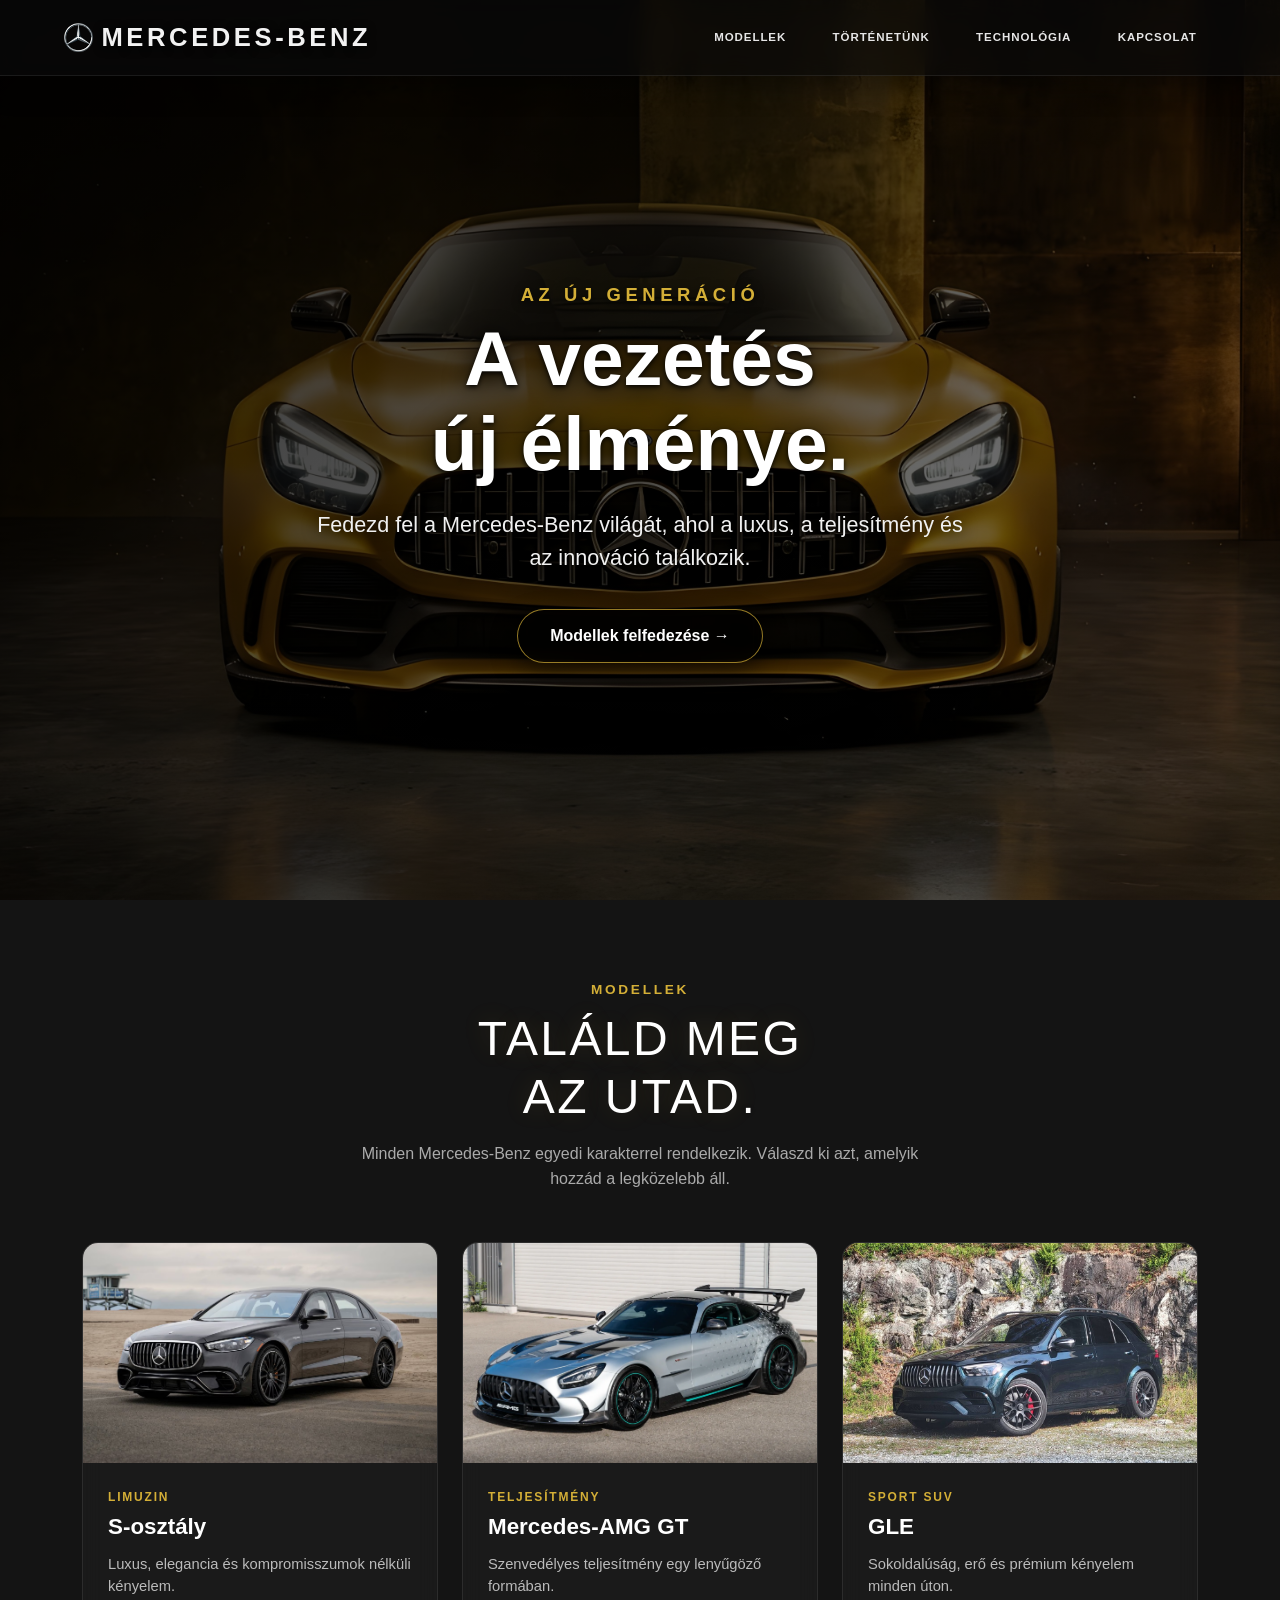
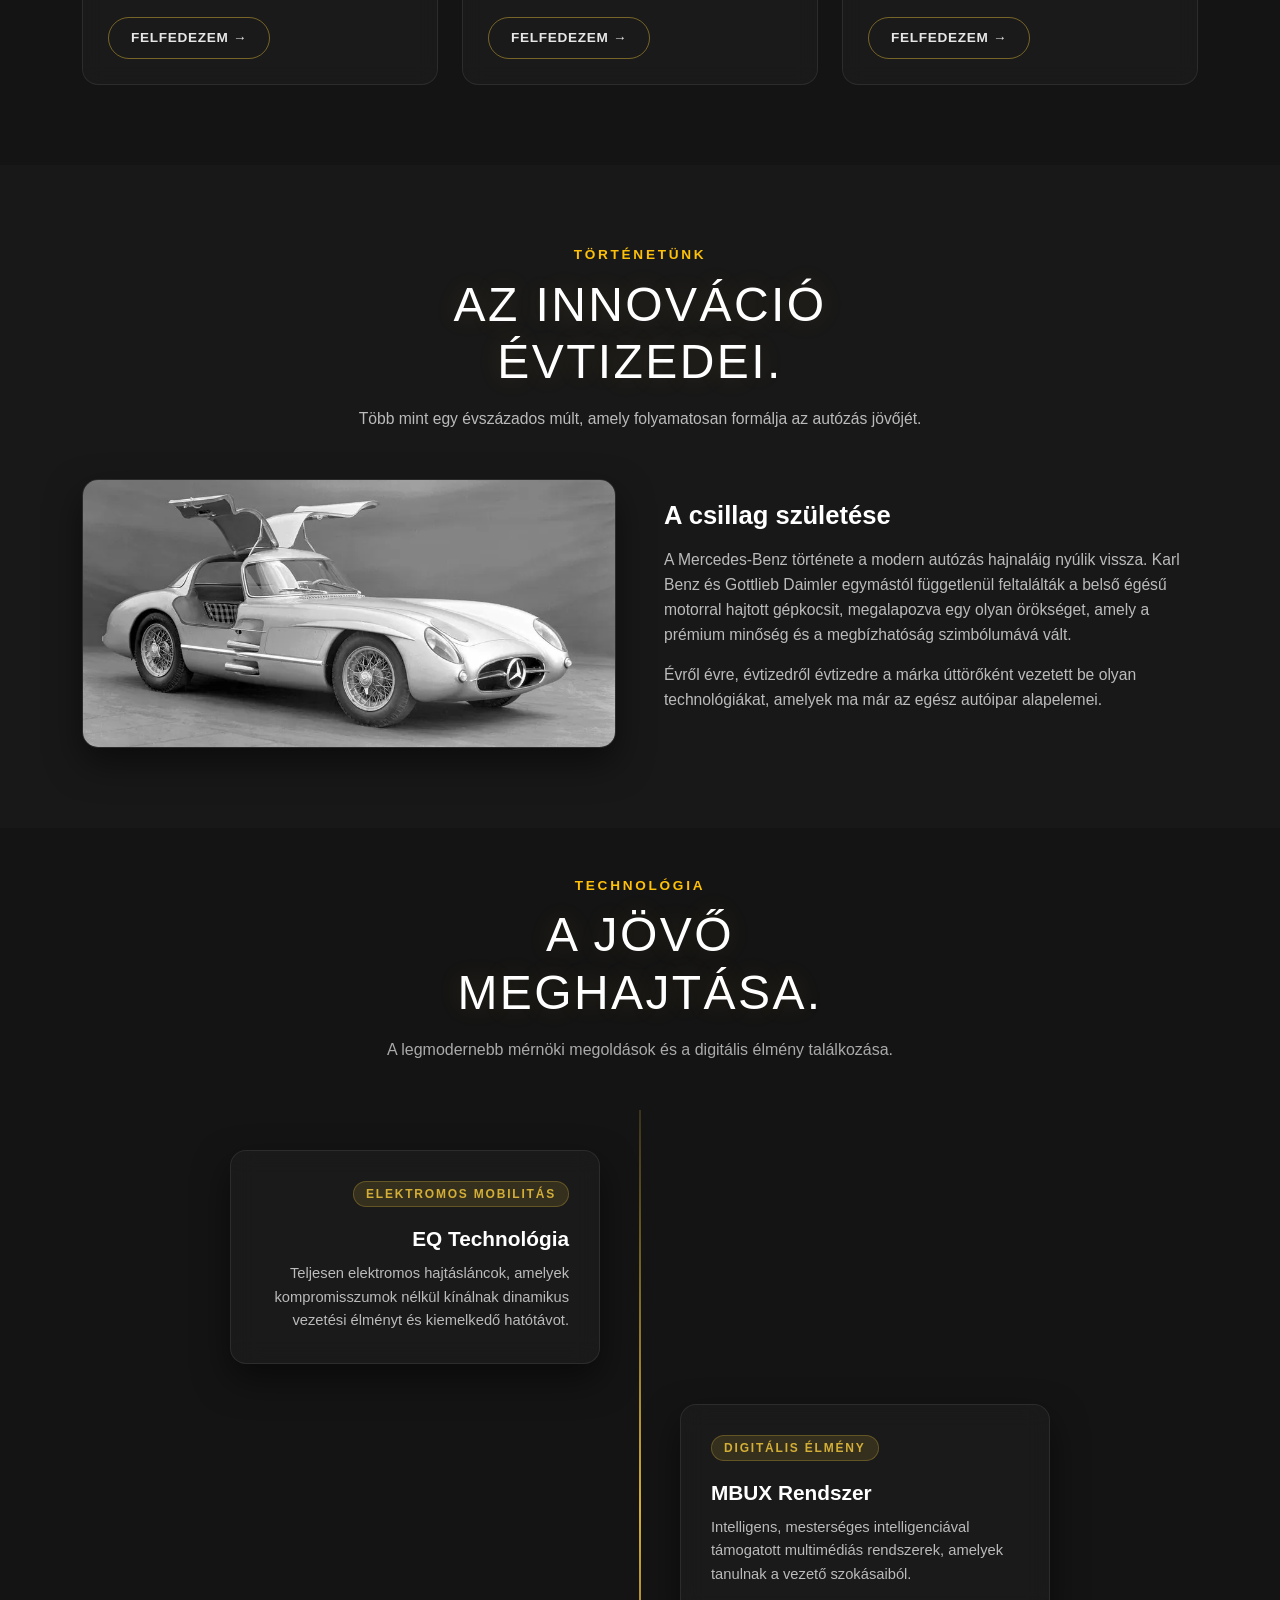
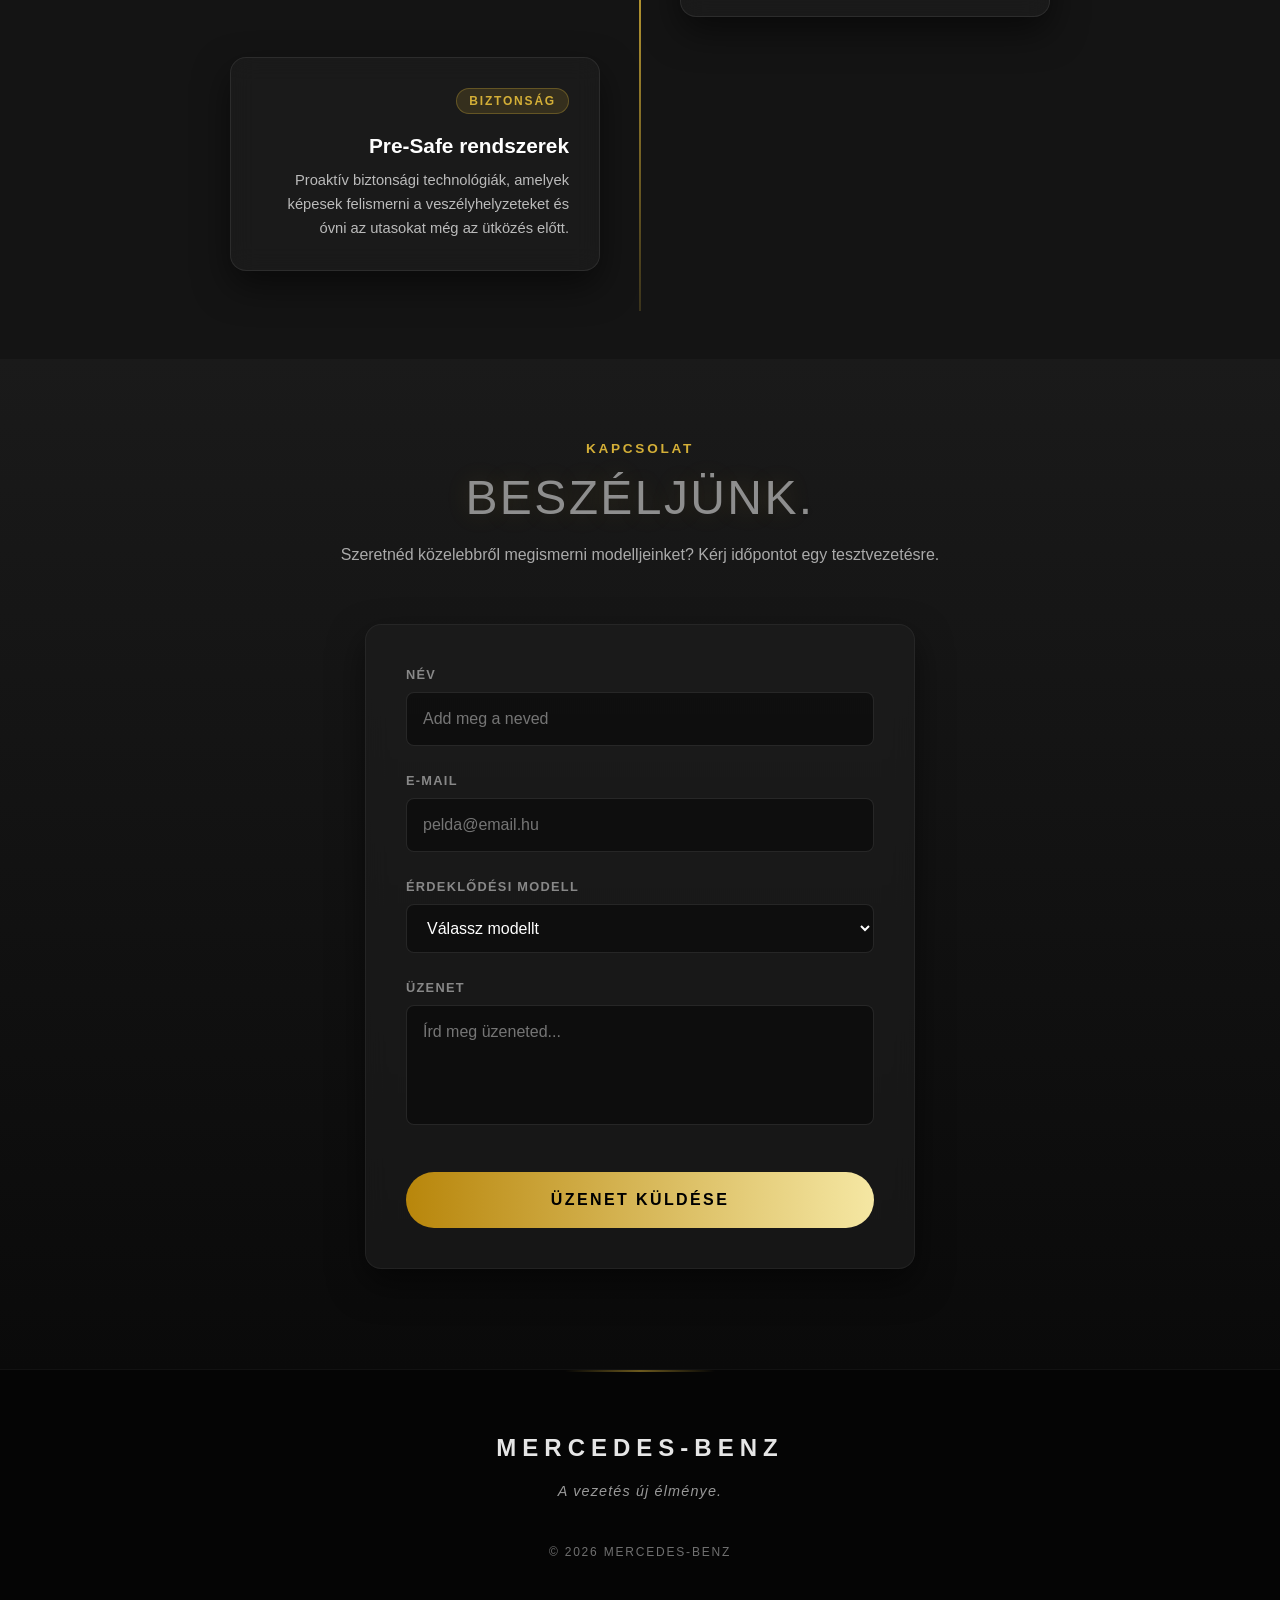
<file: index.html>
<!DOCTYPE html>
<html lang="hu">

<head>
    <meta charset="UTF-8">
    <meta name="viewport" content="width=device-width, initial-scale=1.0">
    <title>Mercedes-Benz | A vezetés új élménye</title>
    <link rel="stylesheet" href="style.css">
    <link rel="shortcut icon" href="images/Mercedes-Benz-Logo-Background-PNG.png" type="image/png">
    <link href="https://cdn.jsdelivr.net/npm/bootstrap@5.3.8/dist/css/bootstrap.min.css" rel="stylesheet"
        integrity="sha384-sRIl4kxILFvY47J16cr9ZwB07vP4J8+LH7qKQnuqkuIAvNWLzeN8tE5YBujZqJLB" crossorigin="anonymous">
</head>

<body id="index">
    <header class="top">
        <nav>
            <a class="link_semmi" href="index.html">
                <div class="cim">
                    <img src="images/Mercedes-Benz-Logo-Background-PNG.png" alt="Mercedes-Benz logó">
                    <strong> MERCEDES-BENZ</strong>
                </div>
            </a>
            <input type="checkbox" id="menu-toggle" class="menu-checkbox">
            <label for="menu-toggle" class="hamburger">
                <span></span>
                <span></span>
                <span></span>
            </label>
            <ul class="navbar">
                <li><a href="#modellek">Modellek</a></li>
                <li><a href="#tortenet">Történetünk</a></li>
                <li><a href="#technologia">Technológia</a></li>
                <li><a href="#kapcsolat">Kapcsolat</a></li>
            </ul>
        </nav>
        <div class="bevezeto">
            <p class="alcim">AZ ÚJ GENERÁCIÓ</p>
            <h1> A vezetés<br> új élménye. </h1>
            <p class="leiras"> Fedezd fel a Mercedes-Benz világát, ahol a luxus, a teljesítmény és az innováció
                találkozik. </p>
            <a href="#modellek">Modellek felfedezése →</a>
        </div>
    </header>
    <main>
        <section id="modellek">
            <header>
                <p>MODELLEK</p>
                <h2>Találd meg<br>az utad.</h2>
                <p> Minden Mercedes-Benz egyedi karakterrel rendelkezik. Válaszd ki azt, amelyik hozzád a legközelebb
                    áll. </p>
            </header>
            <div class="container">
                <div class="row g-4">
                    <div class="col-lg-4 col-md-6 col-sm-12">
                        <div class="card">
                            <img src="images/S-class.avif" class="card-img-top" alt="Mercedes_S-osztaly">
                            <div class="card-body">
                                <p>Limuzin</p>
                                <h3 class="card-title">S-osztály</h3>
                                <p class="card-text">Luxus, elegancia és kompromisszumok nélküli kényelem.</p>
                                <a href="s_class.html" class="btn btn-primary">Felfedezem →</a>
                            </div>
                        </div>
                    </div>
                    <div class="col-lg-4 col-md-6 col-sm-12">
                        <div class="card">
                            <img src="images/AMG_GT.webp" class="card-img-top" alt="Mercedes_AMG GT">
                            <div class="card-body">
                                <p>Teljesítmény</p>
                                <h3 class="card-title">Mercedes-AMG GT</h3>
                                <p class="card-text">Szenvedélyes teljesítmény egy lenyűgöző formában.</p>
                                <a href="gt.html" class="btn btn-primary">Felfedezem →</a>
                            </div>
                        </div>
                    </div>
                    <div class="col-lg-4 col-md-6 col-sm-12">
                        <div class="card">
                            <img src="images/GLE.jpg" class="card-img-top" alt="Mercedes_GLE">
                            <div class="card-body">
                                <p>Sport SUV</p>
                                <h3 class="card-title">GLE</h3>
                                <p class="card-text">Sokoldalúság, erő és prémium kényelem minden úton.</p>
                                <a href="gle.html" class="btn btn-primary">Felfedezem →</a>
                            </div>
                        </div>
                    </div>
                </div>
            </div>
        </section>

        <section id="tortenet">
            <header class="text-center mb-5">
                <p class="text-uppercase text-warning fw-bold">Történetünk</p>
                <h2>Az innováció<br>évtizedei.</h2>
                <p class="text-muted">Több mint egy évszázados múlt, amely folyamatosan formálja az autózás jövőjét.</p>
            </header>
            <div class="container">
                <div class="row align-items-center g-5">
                    <div class="col-lg-6">
                        <img class="torikep" src="images/slrmerci.webp" alt="Mercedes-Benz klasszikus autó"
                            class="img-fluid rounded shadow">
                    </div>
                    <div class="col-lg-6">
                        <h3 class="mb-3">A csillag születése</h3>
                        <p class="text-muted">A Mercedes-Benz története a modern autózás hajnaláig nyúlik vissza. Karl
                            Benz és Gottlieb Daimler egymástól függetlenül feltalálták a belső égésű motorral hajtott
                            gépkocsit, megalapozva egy olyan örökséget, amely a prémium minőség és a megbízhatóság
                            szimbólumává vált.</p>
                        <p class="text-muted">Évről évre, évtizedről évtizedre a márka úttörőként vezetett be olyan
                            technológiákat, amelyek ma már az egész autóipar alapelemei.</p>
                    </div>
                </div>
            </div>
        </section>



        <section id="technologia" class="py-5">
            <header class="text-center mb-5">
                <p class="text-uppercase text-warning fw-bold">Technológia</p>
                <h2>A jövő<br>meghajtása.</h2>
                <p>A legmodernebb mérnöki megoldások és a digitális élmény találkozása.</p>
            </header>
            <div class="container">
                <div class="timeline">
                    <div class="timeline-item">
                        <div class="timeline-content">
                            <span class="badge bg-warning text-dark mb-2">Elektromos mobilitás</span>
                            <h4>EQ Technológia</h4>
                            <p>Teljesen elektromos hajtásláncok, amelyek kompromisszumok nélkül kínálnak dinamikus
                                vezetési élményt és kiemelkedő hatótávot.</p>
                        </div>
                    </div>
                    <div class="timeline-item">
                        <div class="timeline-content">
                            <span class="badge bg-warning text-dark mb-2">Digitális élmény</span>
                            <h4>MBUX Rendszer</h4>
                            <p>Intelligens, mesterséges intelligenciával támogatott multimédiás rendszerek, amelyek
                                tanulnak a vezető szokásaiból.</p>
                        </div>
                    </div>
                    <div class="timeline-item">
                        <div class="timeline-content">
                            <span class="badge bg-warning text-dark mb-2">Biztonság</span>
                            <h4>Pre-Safe rendszerek</h4>
                            <p>Proaktív biztonsági technológiák, amelyek képesek felismerni a veszélyhelyzeteket és óvni
                                az utasokat még az ütközés előtt.</p>
                        </div>
                    </div>
                </div>
            </div>
        </section>

        <section id="kapcsolat">
            <header>
                <p>KAPCSOLAT</p>
                <h2> Beszéljünk. </h2>
                <p> Szeretnéd közelebbről megismerni modelljeinket? Kérj időpontot egy tesztvezetésre. </p>
            </header>
            <form>
                <div>
                    <label for="nev">Név</label>
                    <input type="text" id="nev" name="nev" placeholder="Add meg a neved">
                </div>
                <div>
                    <label for="email">E-mail</label>
                    <input type="email" id="email" name="email" placeholder="pelda@email.hu">
                </div>
                <div>
                    <label for="modell">Érdeklődési modell</label>
                    <select id="modell" name="modell">
                        <option value="">Válassz modellt</option>
                        <option value="s-osztaly">S-osztály</option>
                        <option value="amg-gt">Mercedes-AMG GT</option>
                        <option value="gle">GLE</option>
                        <option value="egyeb">Egyéb</option>
                    </select>
                </div>
                <div>
                    <label for="uzenet">Üzenet</label>
                    <textarea id="uzenet" name="uzenet" placeholder="Írd meg üzeneted..."></textarea>
                </div>
                <button type="submit"> Üzenet küldése </button>
            </form>
        </section>
    </main>
    <footer>
        <div>
            <strong>MERCEDES-BENZ</strong>
        </div>
        <p> A vezetés új élménye. </p>
        <p> © 2026 Mercedes-Benz </p>
    </footer>
</body>


</html>
</file>
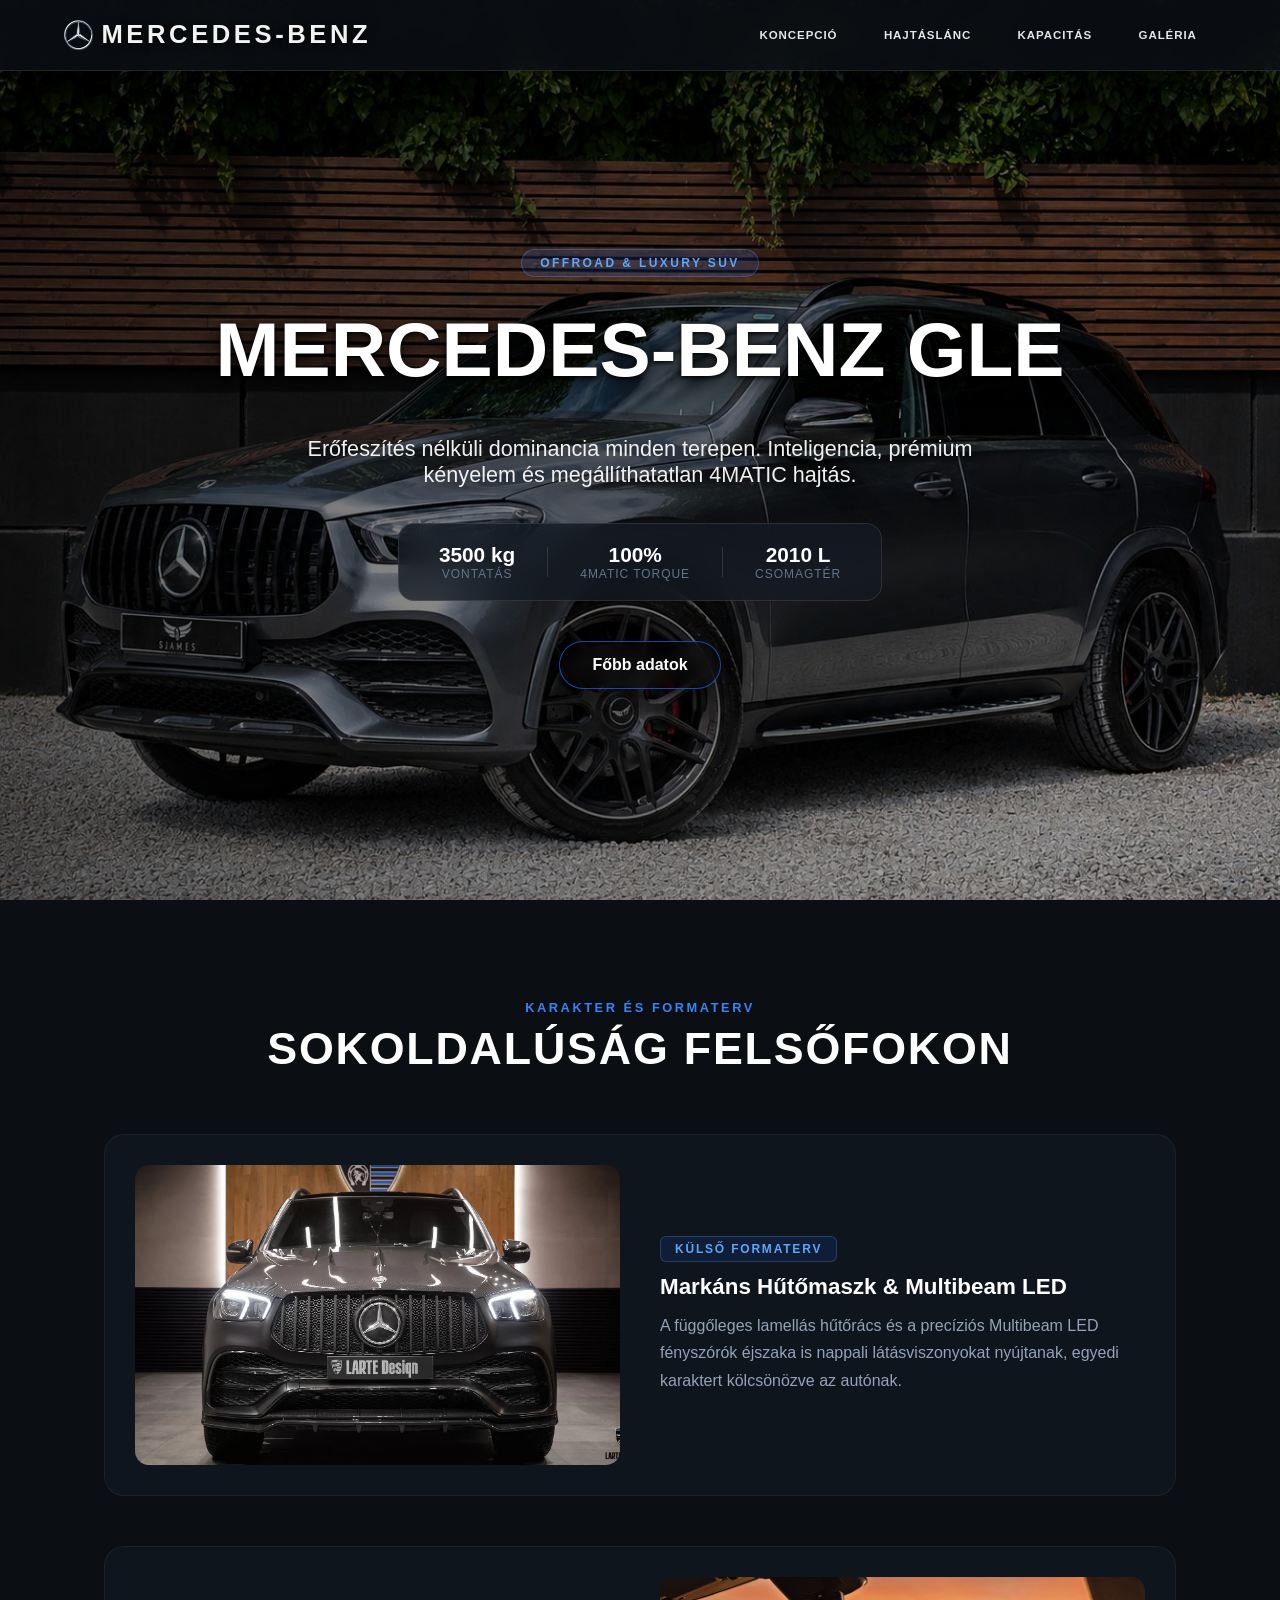
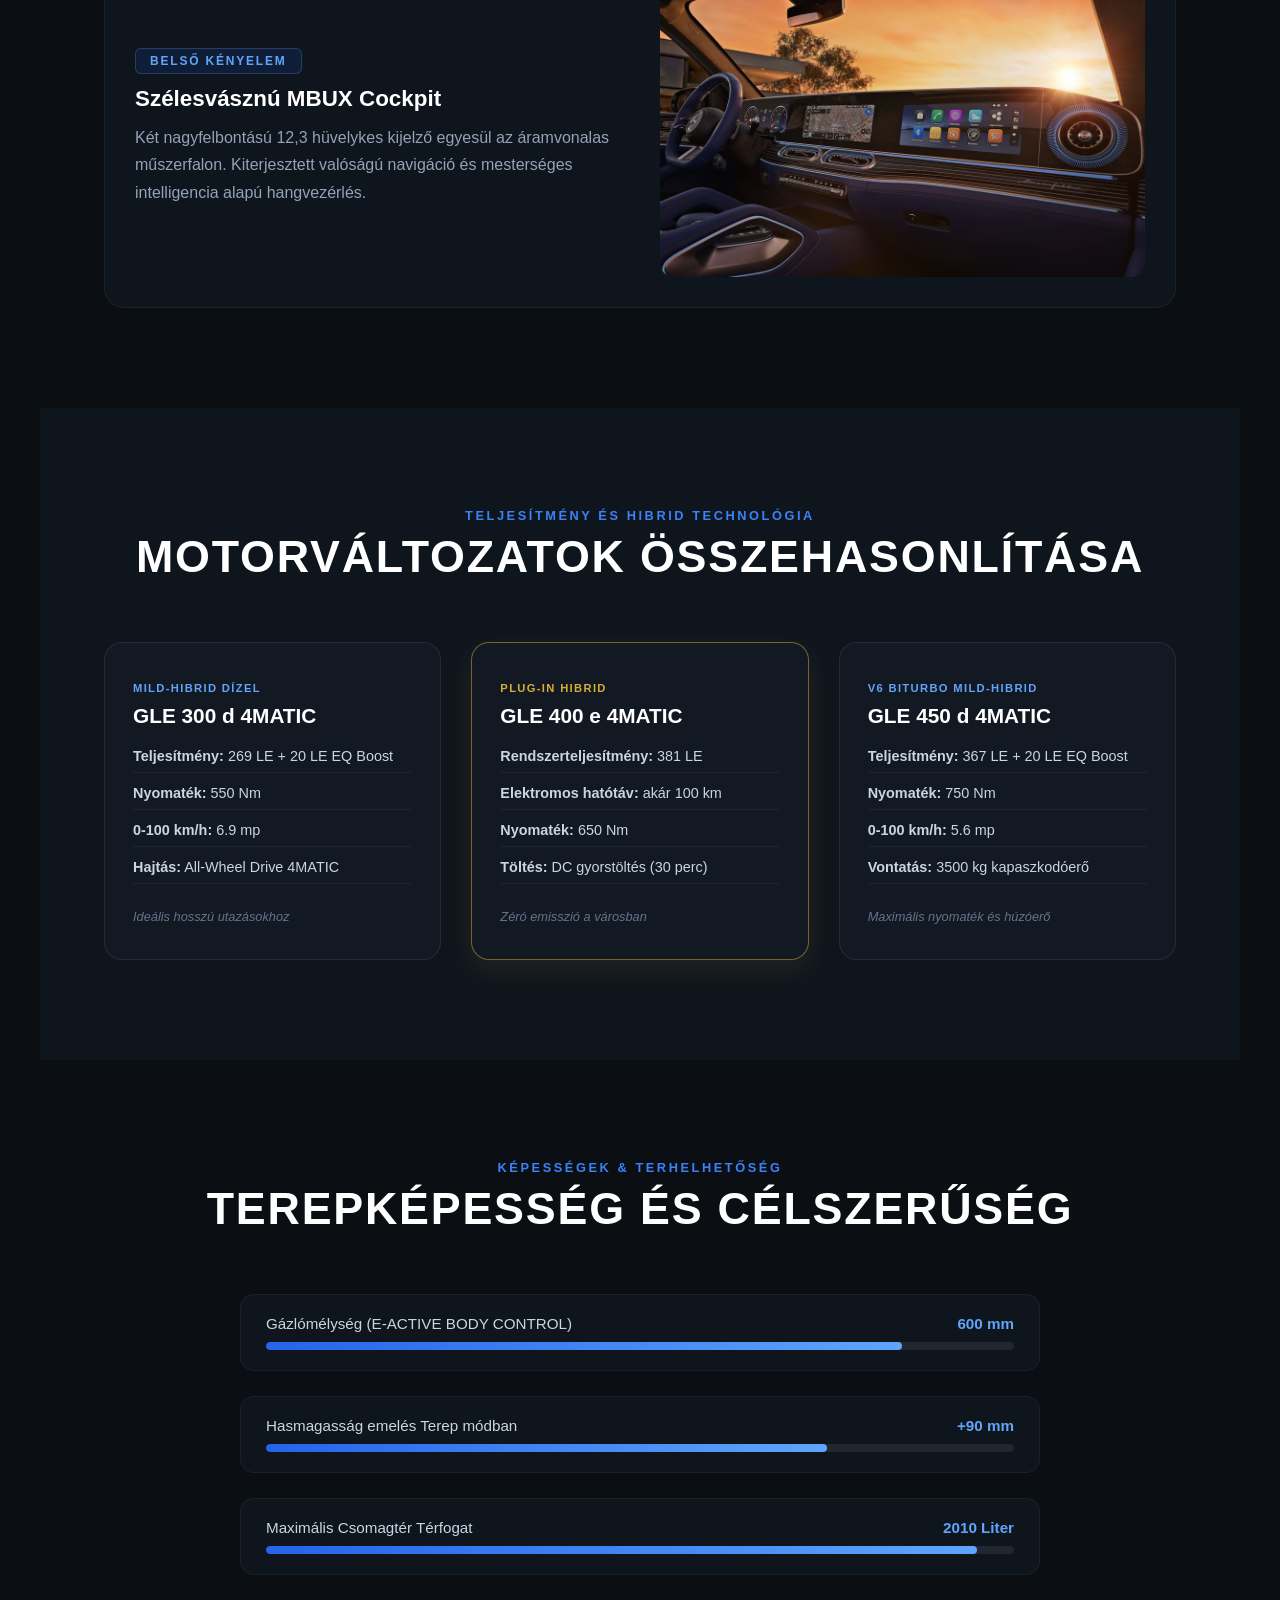
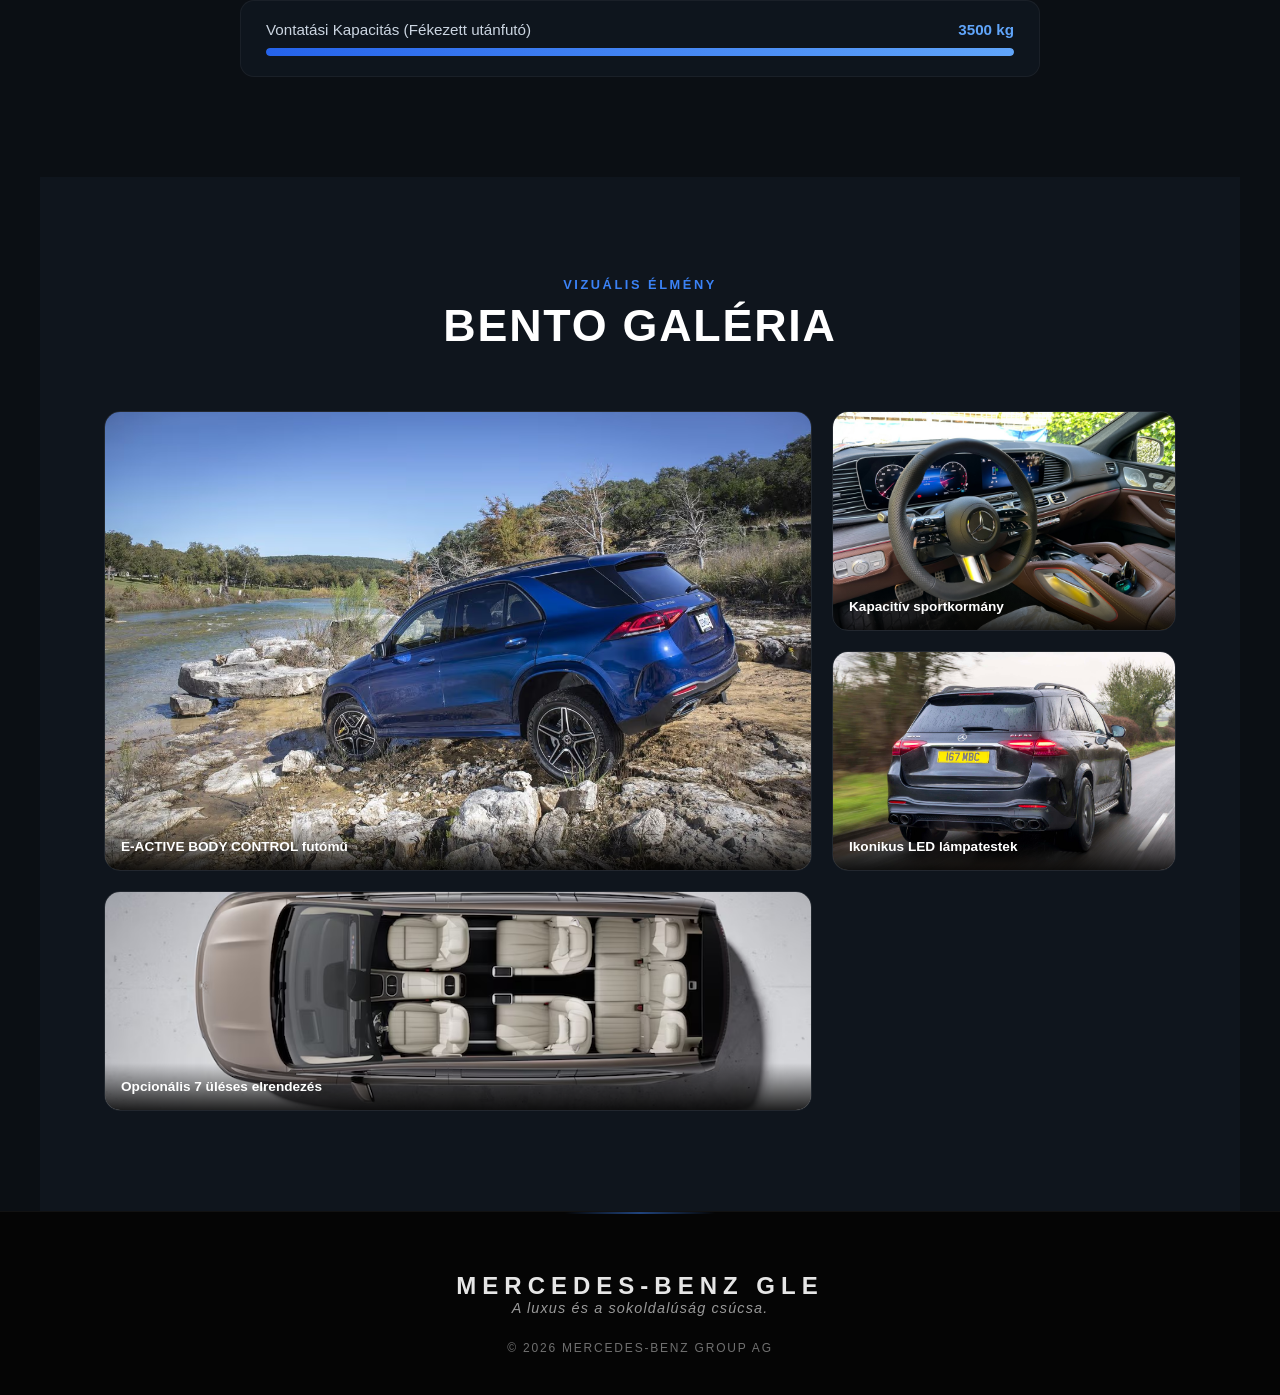
<file: gle.html>
<!DOCTYPE html>
<html lang="hu">

<head>
    <meta charset="UTF-8">
    <meta name="viewport" content="width=device-width, initial-scale=1.0">
    <title>Mercedes-Benz GLE | Parancsnoki Jelenlét és Luxus</title>
    <link rel="stylesheet" href="style.css">
    <link rel="shortcut icon" href="images/Mercedes-Benz-Logo-Background-PNG.png" type="image/png">
</head>

<body id="gle">
    <header class="hero-header">
        <nav class="main-nav">
            <a class="logo-link" href="index.html">
                <div class="brand">
                    <img src="images/Mercedes-Benz-Logo-Background-PNG.png" alt="Mercedes-Benz logó">
                    <strong>MERCEDES-BENZ</strong>
                </div>
            </a>
            <input type="checkbox" id="menu-toggle" class="menu-checkbox">
            <label for="menu-toggle" class="hamburger">
                <span></span>
                <span></span>
                <span></span>
            </label>
            <ul class="nav-links">
                <li><a href="#koncepcio">Koncepció</a></li>
                <li><a href="#hajtas">Hajtáslánc</a></li>
                <li><a href="#kapacitas">Kapacitás</a></li>
                <li><a href="#galeria">Galéria</a></li>
            </ul>
        </nav>

        <div class="hero-content">
            <span class="badge">OFFROAD & LUXURY SUV</span>
            <h1>MERCEDES-BENZ GLE</h1>
            <p class="tagline">Erőfeszítés nélküli dominancia minden terepen. Inteligencia, prémium kényelem és
                megállíthatatlan 4MATIC hajtás.</p>

            <div class="hero-quick-stats">
                <div class="q-stat">
                    <strong>3500 kg</strong>
                    <span>Vontatás</span>
                </div>
                <div class="q-stat-divider"></div>
                <div class="q-stat">
                    <strong>100%</strong>
                    <span>4MATIC Torque</span>
                </div>
                <div class="q-stat-divider"></div>
                <div class="q-stat">
                    <strong>2010 L</strong>
                    <span>Csomagtér</span>
                </div>
            </div>

            <a href="#hajtas" class="cta-button">Főbb adatok</a>
        </div>
    </header>

    <main>
        <section id="koncepcio" class="section-container">
            <div class="section-title">
                <span class="sub-heading">Karakter és Formaterv</span>
                <h2>Sokoldalúság Felsőfokon</h2>
            </div>

            <div class="split-features">
                <article class="split-card">
                    <div class="split-img-wrapper">
                        <img src="images/gle-front.webp" alt="GLE Front Kialakítás">
                    </div>
                    <div class="split-info">
                        <span class="feature-badge">Külső Formaterv</span>
                        <h3>Markáns Hűtőmaszk & Multibeam LED</h3>
                        <p>A függőleges lamellás hűtőrács és a precíziós Multibeam LED fényszórók éjszaka is nappali
                            látásviszonyokat nyújtanak, egyedi karaktert kölcsönözve az autónak.</p>
                    </div>
                </article>

                <article class="split-card reverse">
                    <div class="split-img-wrapper">
                        <img src="images/gle-kijelzok.avif" alt="GLE Utastér Kijelzők">
                    </div>
                    <div class="split-info">
                        <span class="feature-badge">Belső Kényelem</span>
                        <h3>Szélesvásznú MBUX Cockpit</h3>
                        <p>Két nagyfelbontású 12,3 hüvelykes kijelző egyesül az áramvonalas műszerfalon. Kiterjesztett
                            valóságú navigáció és mesterséges intelligencia alapú hangvezérlés.</p>
                    </div>
                </article>
            </div>
        </section>

        <section id="hajtas" class="section-container alt-bg">
            <div class="section-title">
                <span class="sub-heading">Teljesítmény és Hibrid Technológia</span>
                <h2>Motorváltozatok Összehasonlítása</h2>
            </div>

            <div class="variant-grid">
                <div class="variant-card">
                    <div class="variant-header">
                        <span class="v-tag">Mild-Hibrid Dízel</span>
                        <h3>GLE 300 d 4MATIC</h3>
                    </div>
                    <ul class="v-specs">
                        <li><strong>Teljesítmény:</strong> 269 LE + 20 LE EQ Boost</li>
                        <li><strong>Nyomaték:</strong> 550 Nm</li>
                        <li><strong>0-100 km/h:</strong> 6.9 mp</li>
                        <li><strong>Hajtás:</strong> All-Wheel Drive 4MATIC</li>
                    </ul>
                    <div class="v-footer">Ideális hosszú utazásokhoz</div>
                </div>

                <div class="variant-card featured">
                    <div class="variant-header">
                        <span class="v-tag gold">Plug-in Hibrid</span>
                        <h3>GLE 400 e 4MATIC</h3>
                    </div>
                    <ul class="v-specs">
                        <li><strong>Rendszerteljesítmény:</strong> 381 LE</li>
                        <li><strong>Elektromos hatótáv:</strong> akár 100 km</li>
                        <li><strong>Nyomaték:</strong> 650 Nm</li>
                        <li><strong>Töltés:</strong> DC gyorstöltés (30 perc)</li>
                    </ul>
                    <div class="v-footer">Zéró emisszió a városban</div>
                </div>

                <div class="variant-card">
                    <div class="variant-header">
                        <span class="v-tag">V6 Biturbo Mild-Hibrid</span>
                        <h3>GLE 450 d 4MATIC</h3>
                    </div>
                    <ul class="v-specs">
                        <li><strong>Teljesítmény:</strong> 367 LE + 20 LE EQ Boost</li>
                        <li><strong>Nyomaték:</strong> 750 Nm</li>
                        <li><strong>0-100 km/h:</strong> 5.6 mp</li>
                        <li><strong>Vontatás:</strong> 3500 kg kapaszkodóerő</li>
                    </ul>
                    <div class="v-footer">Maximális nyomaték és húzóerő</div>
                </div>
            </div>
        </section>

        <section id="kapacitas" class="section-container">
            <div class="section-title">
                <span class="sub-heading">Képességek & Terhelhetőség</span>
                <h2>Terepképesség és Célszerűség</h2>
            </div>

            <div class="capability-bars">
                <div class="cap-item">
                    <div class="cap-info">
                        <span>Gázlómélység (E-ACTIVE BODY CONTROL)</span>
                        <strong>600 mm</strong>
                    </div>
                    <div class="cap-track">
                        <div class="cap-fill" style="width: 85%;"></div>
                    </div>
                </div>

                <div class="cap-item">
                    <div class="cap-info">
                        <span>Hasmagasság emelés Terep módban</span>
                        <strong>+90 mm</strong>
                    </div>
                    <div class="cap-track">
                        <div class="cap-fill" style="width: 75%;"></div>
                    </div>
                </div>

                <div class="cap-item">
                    <div class="cap-info">
                        <span>Maximális Csomagtér Térfogat</span>
                        <strong>2010 Liter</strong>
                    </div>
                    <div class="cap-track">
                        <div class="cap-fill" style="width: 95%;"></div>
                    </div>
                </div>

                <div class="cap-item">
                    <div class="cap-info">
                        <span>Vontatási Kapacitás (Fékezett utánfutó)</span>
                        <strong>3500 kg</strong>
                    </div>
                    <div class="cap-track">
                        <div class="cap-fill" style="width: 100%;"></div>
                    </div>
                </div>
            </div>
        </section>

        <section id="galeria" class="section-container alt-bg">
            <div class="section-title">
                <span class="sub-heading">Vizuális Élmény</span>
                <h2>Bento Galéria</h2>
            </div>

            <div class="bento-gallery">
                <div class="bento-item bento-large">
                    <img src="images/gle-offroad.avif" alt="GLE Terepen">
                    <div class="bento-caption">E-ACTIVE BODY CONTROL futómű</div>
                </div>
                <div class="bento-item">
                    <img src="images/gle-kormany.jpeg" alt="GLE Kormánykerék">
                    <div class="bento-caption">Kapacitív sportkormány</div>
                </div>
                <div class="bento-item">
                    <img src="images/gle-back.jpg" alt="GLE Hátsó nézet">
                    <div class="bento-caption">Ikonikus LED lámpatestek</div>
                </div>
                <div class="bento-item bento-wide">
                    <img src="images/gle-ules.avif" alt="GLE Családi utazás">
                    <div class="bento-caption">Opcionális 7 üléses elrendezés</div>
                </div>
            </div>
        </section>
    </main>

    <footer class="main-footer">
        <div class="footer-brand">
            <strong>MERCEDES-BENZ GLE</strong>
            <p>A luxus és a sokoldalúság csúcsa.</p>
            <p>&copy; 2026 Mercedes-Benz Group AG</p>
        </div>


    </footer>
</body>

</html>
</file>
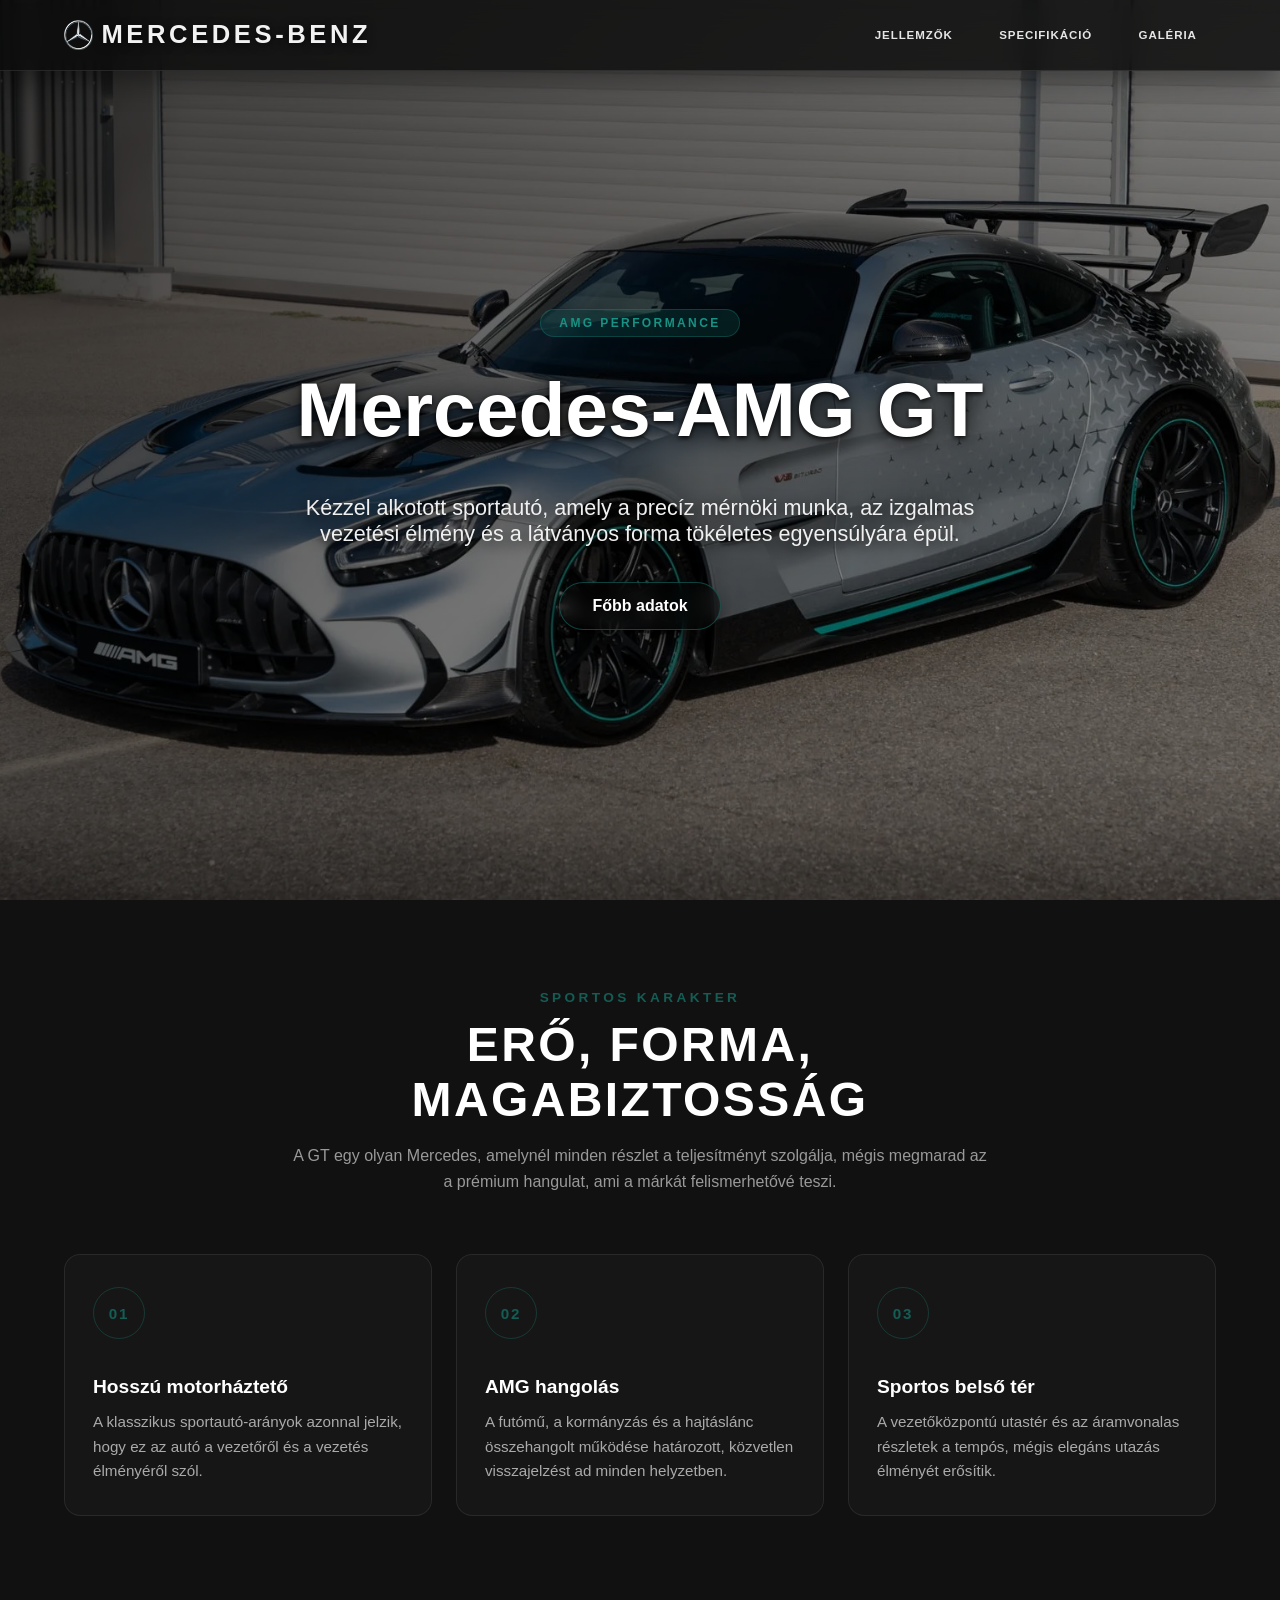
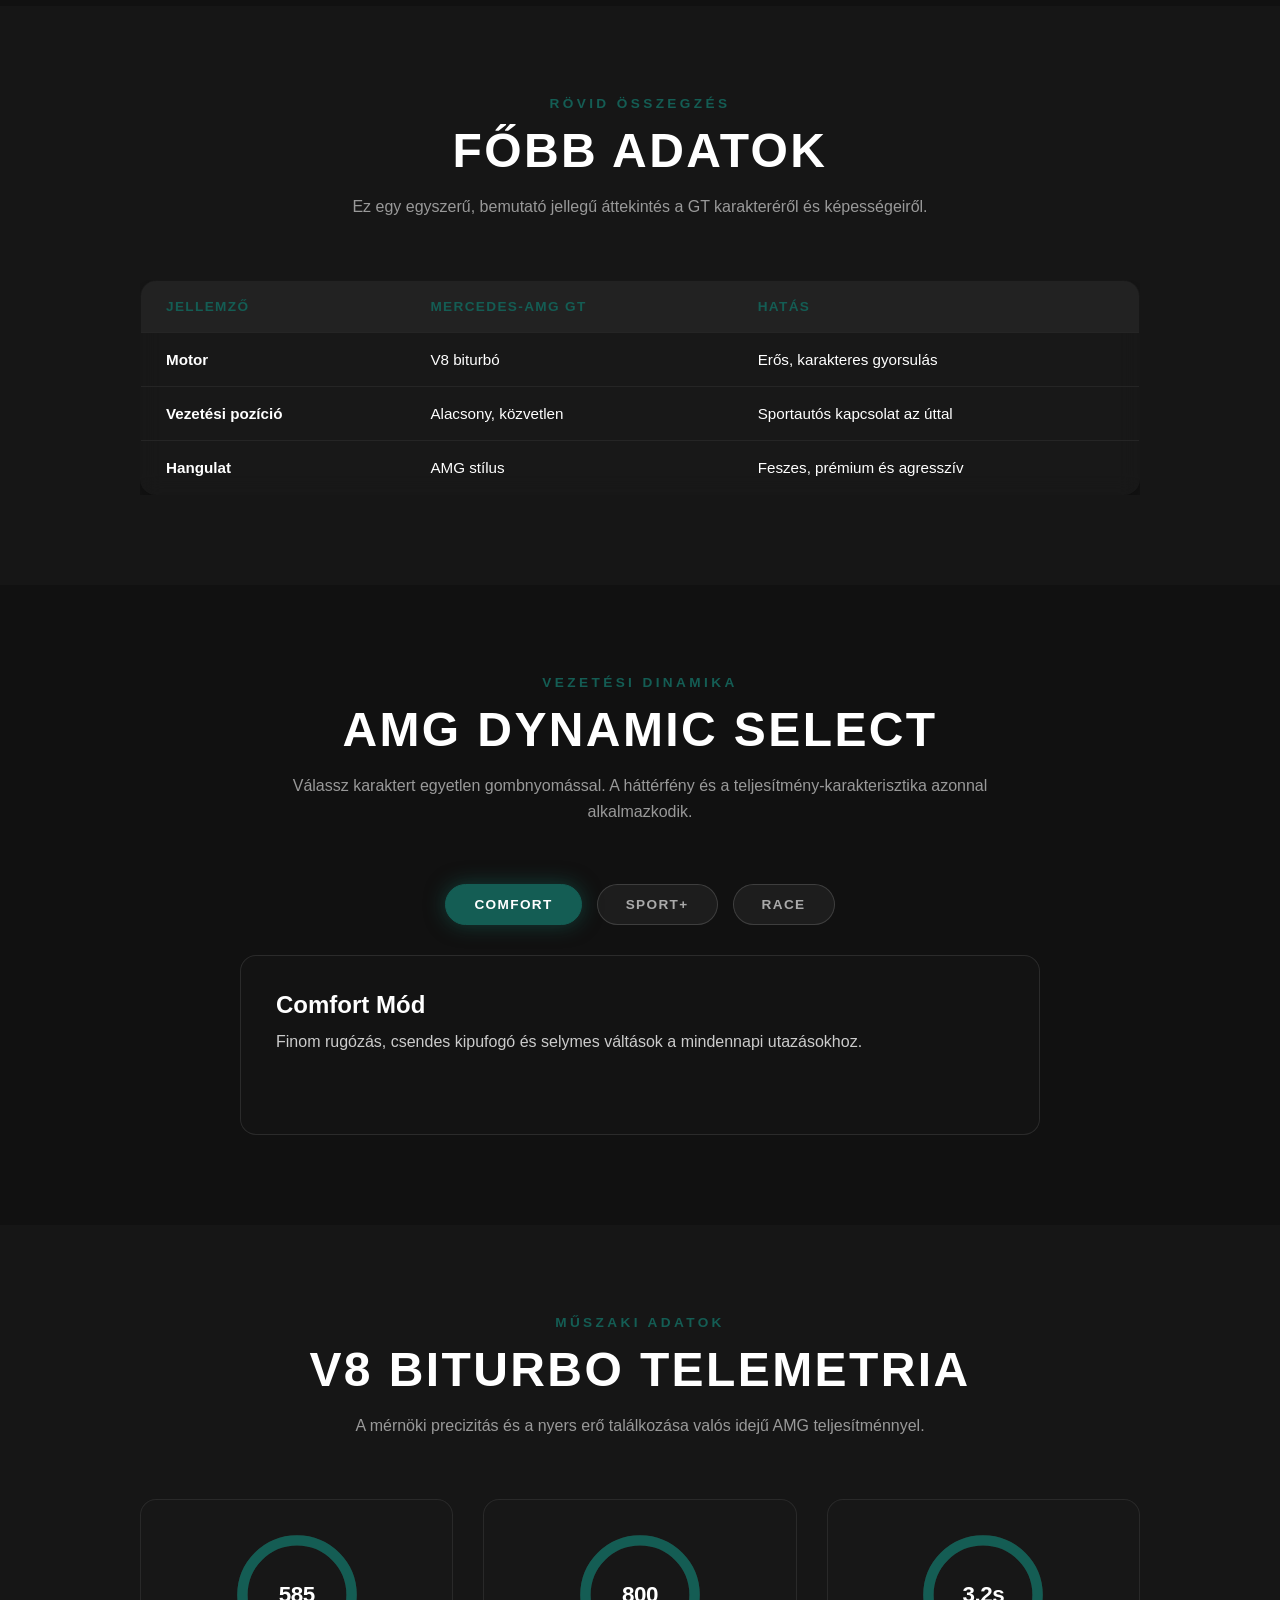
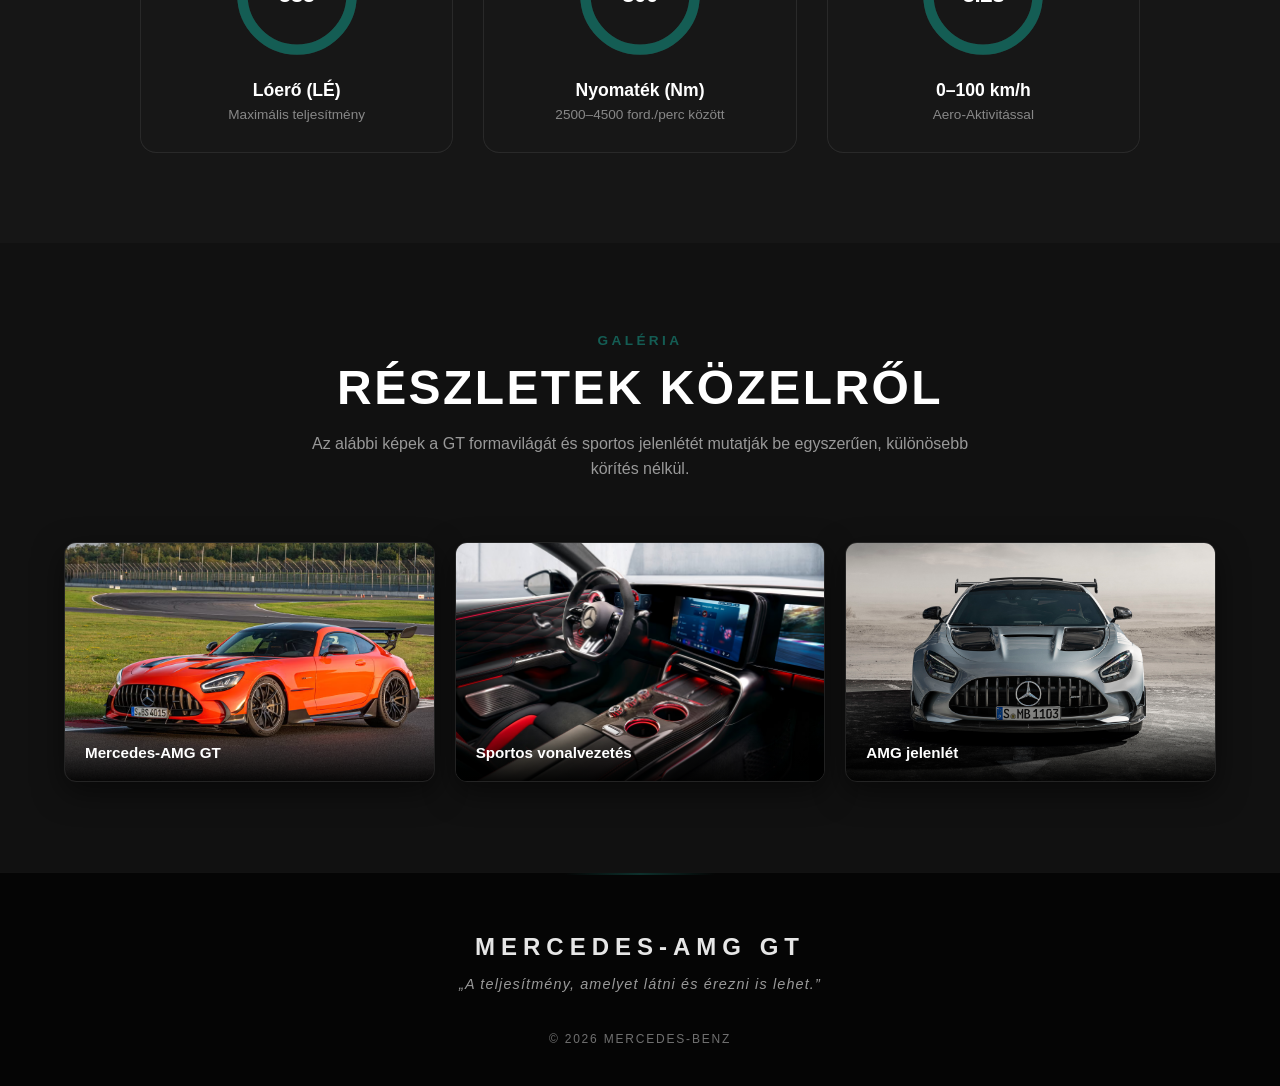
<file: gt.html>
<!DOCTYPE html>
<html lang="hu">

<head>
    <meta charset="UTF-8">
    <meta name="viewport" content="width=device-width, initial-scale=1.0">
    <title>Mercedes-AMG GT | Teljesítmény és karakter</title>
    <link rel="stylesheet" href="style.css">
    <link rel="shortcut icon" href="images/Mercedes-Benz-Logo-Background-PNG.png" type="image/png">
</head>

<body id="gt">
    <header class="top">
        <nav>
            <a class="link_semmi" href="index.html">
                <div class="cim">
                    <img src="images/Mercedes-Benz-Logo-Background-PNG.png" alt="Mercedes-Benz logó">
                    <strong> MERCEDES-BENZ</strong>
                </div>
            </a>
            <input type="checkbox" id="menu-toggle" class="menu-checkbox">
            <label for="menu-toggle" class="hamburger">
                <span></span>
                <span></span>
                <span></span>
            </label>
            <ul class="navbar">
                <li><a href="#jellemzok">Jellemzők</a></li>
                <li><a href="#specifikacio">Specifikáció</a></li>
                <li><a href="#galeria">Galéria</a></li>
            </ul>
        </nav>
        <div class="bevezeto">
            <span class="badge">AMG PERFORMANCE</span>
            <h1>Mercedes-AMG GT</h1>
            <p class="leiras">Kézzel alkotott sportautó, amely a precíz mérnöki munka, az izgalmas vezetési élmény és a
                látványos forma tökéletes egyensúlyára épül.</p>
            <a href="#specifikacio">Főbb adatok</a>
        </div>
    </header>

    <main>
        <section id="jellemzok" class="section-padding dark-bg">
            <div class="section-header">
                <span>Sportos karakter</span>
                <h2>Erő, forma, magabiztosság</h2>
                <p>A GT egy olyan Mercedes, amelynél minden részlet a teljesítményt szolgálja, mégis megmarad az a
                    prémium hangulat, ami a márkát felismerhetővé teszi.</p>
            </div>
            <div class="features-grid gt-grid">
                <div class="feature-card">
                    <div class="feature-icon">01</div>
                    <h3>Hosszú motorháztető</h3>
                    <p>A klasszikus sportautó-arányok azonnal jelzik, hogy ez az autó a vezetőről és a vezetés
                        élményéről
                        szól.</p>
                </div>
                <div class="feature-card">
                    <div class="feature-icon">02</div>
                    <h3>AMG hangolás</h3>
                    <p>A futómű, a kormányzás és a hajtáslánc összehangolt működése határozott, közvetlen visszajelzést
                        ad minden helyzetben.</p>
                </div>
                <div class="feature-card">
                    <div class="feature-icon">03</div>
                    <h3>Sportos belső tér</h3>
                    <p>A vezetőközpontú utastér és az áramvonalas részletek a tempós, mégis elegáns utazás élményét
                        erősítik.</p>
                </div>
            </div>
        </section>

        <section id="specifikacio" class="section-padding dark-bg-alt">
            <div class="section-header">
                <span>Rövid összegzés</span>
                <h2>Főbb adatok</h2>
                <p>Ez egy egyszerű, bemutató jellegű áttekintés a GT karakteréről és képességeiről.</p>
            </div>
            <div class="comparison-wrapper">
                <table class="comparison-table">
                    <thead>
                        <tr>
                            <th>Jellemző</th>
                            <th>Mercedes-AMG GT</th>
                            <th>Hatás</th>
                        </tr>
                    </thead>
                    <tbody>
                        <tr>
                            <td>Motor</td>
                            <td>V8 biturbó</td>
                            <td>Erős, karakteres gyorsulás</td>
                        </tr>
                        <tr>
                            <td>Vezetési pozíció</td>
                            <td>Alacsony, közvetlen</td>
                            <td>Sportautós kapcsolat az úttal</td>
                        </tr>
                        <tr>
                            <td>Hangulat</td>
                            <td>AMG stílus</td>
                            <td>Feszes, prémium és agresszív</td>
                        </tr>
                    </tbody>
                </table>
            </div>
        </section>

        <section id="amg-modes" class="section-padding dark-bg">
            <div class="section-header">
                <span>Vezetési Dinamika</span>
                <h2>AMG DYNAMIC SELECT</h2>
                <p>Válassz karaktert egyetlen gombnyomással. A háttérfény és a teljesítmény-karakterisztika azonnal
                    alkalmazkodik.</p>
            </div>

            <div class="mode-selector">
                <input type="radio" name="drive-mode" id="mode-comfort" checked>
                <input type="radio" name="drive-mode" id="mode-sport">
                <input type="radio" name="drive-mode" id="mode-race">

                <div class="mode-buttons">
                    <label for="mode-comfort" class="mode-btn">Comfort</label>
                    <label for="mode-sport" class="mode-btn">Sport+</label>
                    <label for="mode-race" class="mode-btn">Race</label>
                </div>

                <div class="mode-display">
                    <div class="mode-card comfort">
                        <h3>Comfort Mód</h3>
                        <p>Finom rugózás, csendes kipufogó és selymes váltások a mindennapi utazásokhoz.</p>
                    </div>
                    <div class="mode-card sport">
                        <h3>Sport+ Mód</h3>
                        <p>Közvetlen gázreakció, keményebb futómű és visszadurrogó kipufogóhang.</p>
                    </div>
                    <div class="mode-card race">
                        <h3>RACE Mód</h3>
                        <p>Közúti versenypálya: maximális teljesítmény, kikapcsolt elektronikai korlátok.</p>
                    </div>
                </div>
            </div>
        </section>

        <section id="telemetry" class="section-padding dark-bg-alt">
            <div class="section-header">
                <span>Műszaki Adatok</span>
                <h2>V8 Biturbo Telemetria</h2>
                <p>A mérnöki precizitás és a nyers erő találkozása valós idejű AMG teljesítménnyel.</p>
            </div>

            <div class="telemetry-grid">
                <div class="stat-card">
                    <div class="stat-circle" style="--percent: 85%;">
                        <svg viewBox="0 0 100 100">
                            <circle cx="50" cy="50" r="42" class="bg-circle"></circle>
                            <circle cx="50" cy="50" r="42" class="progress-circle"></circle>
                        </svg>
                        <span class="stat-value">585</span>
                    </div>
                    <h4>Lóerő (LÉ)</h4>
                    <p>Maximális teljesítmény</p>
                </div>

                <div class="stat-card">
                    <div class="stat-circle" style="--percent: 92%;">
                        <svg viewBox="0 0 100 100">
                            <circle cx="50" cy="50" r="42" class="bg-circle"></circle>
                            <circle cx="50" cy="50" r="42" class="progress-circle"></circle>
                        </svg>
                        <span class="stat-value">800</span>
                    </div>
                    <h4>Nyomaték (Nm)</h4>
                    <p>2500–4500 ford./perc között</p>
                </div>

                <div class="stat-card">
                    <div class="stat-circle" style="--percent: 96%;">
                        <svg viewBox="0 0 100 100">
                            <circle cx="50" cy="50" r="42" class="bg-circle"></circle>
                            <circle cx="50" cy="50" r="42" class="progress-circle"></circle>
                        </svg>
                        <span class="stat-value">3.2s</span>
                    </div>
                    <h4>0–100 km/h</h4>
                    <p>Aero-Aktivitással</p>
                </div>
            </div>
        </section>

        <section id="galeria" class="section-padding dark-bg">
            <div class="section-header">
                <span>Galéria</span>
                <h2>Részletek közelről</h2>
                <p>Az alábbi képek a GT formavilágát és sportos jelenlétét mutatják be egyszerűen, különösebb körítés
                    nélkül.</p>
            </div>
            <div class="gallery-strip">
                <div class="gallery-item">
                    <img src="images/amg-gt-2.avif" alt="Mercedes-AMG GT külső">
                    <div class="gallery-overlay">Mercedes-AMG GT</div>
                </div>
                <div class="gallery-item">
                    <img src="images/GT-belso.avif" alt="Mercedes sportautó részlet">
                    <div class="gallery-overlay">Sportos vonalvezetés</div>
                </div>
                <div class="gallery-item">
                    <img src="images/GT-front.jpg" alt="Mercedes-AMG GT másik nézetből">
                    <div class="gallery-overlay">AMG jelenlét</div>
                </div>
            </div>
        </section>

    </main>

    <footer>
        <div><strong>Mercedes-AMG GT</strong></div>
        <p>„A teljesítmény, amelyet látni és érezni is lehet.”</p>
        <p>&copy; 2026 Mercedes-Benz</p>
    </footer>
</body>

</html>
</file>
<file: style.css>
html {
    scroll-behavior: smooth;
}

* {
    box-sizing: border-box;
}


#index {

    margin: 0;
    background: #1a1a1a;
    color: white;
    font-family: "Segoe UI",
        Arial,
        sans-serif;


    .top {
        position: relative;
        min-height: 100vh;
        background: url('images/header_bg\ \(1\).jpg') center/cover no-repeat;
        display: flex;
        flex-direction: column;
        overflow: hidden;
    }

    .top::before {
        content: '';
        position: absolute;
        inset: 0;
        background: linear-gradient(135deg,
                rgba(0, 0, 0, 0.85) 0%,
                rgba(0, 0, 0, 0.45) 50%,
                rgba(0, 0, 0, 0.9) 100%);
        background-size: 200% 200%;
        animation: gradientShift 8s ease infinite alternate;
        z-index: 1;
    }


    nav,
    .bevezeto {
        position: relative;
        z-index: 2;
    }

    nav {
        position: sticky;
        top: 0;
        display: flex;
        justify-content: space-between;
        align-items: center;
        flex-wrap: wrap;
        gap: 1rem;
        padding: 1rem 5vw;
        background: rgba(10, 10, 10, 0.65);
        backdrop-filter: blur(12px);
        border-bottom: 1px solid rgba(255, 255, 255, 0.08);
        box-shadow: 0 8px 30px rgba(0, 0, 0, 0.4);
    }

    .menu-checkbox {
        display: none;
    }

    .hamburger {
        display: none;
        flex-direction: column;
        justify-content: space-between;
        width: 30px;
        height: 21px;
        cursor: pointer;
        z-index: 100;
    }

    .hamburger span {
        display: block;
        height: 2px;
        width: 100%;
        background-color: #e6e6e6;
        border-radius: 2px;
        transition: all 0.3s ease;
    }

    .cim {
        display: flex;
        gap: 8px;
        align-items: center;
    }

    .cim img {
        width: clamp(1.4rem, 2.3vw, 2.1rem);
        align-self: center;
    }

    .cim strong {
        font-size: clamp(1.2rem, 2vw, 1.9rem);
        letter-spacing: 0.14em;
        text-transform: uppercase;
        color: #f2f2f2;
        text-shadow: 0 2px 10px rgba(0, 0, 0, 0.8);
    }

    .navbar {
        list-style: none;
        margin: 0;
        padding: 0;
        display: flex;
        flex-wrap: wrap;
        gap: 0.5rem;
        align-items: center;
    }

    .navbar li {
        display: flex;
    }

    .navbar a {
        position: relative;
        display: inline-flex;
        align-items: center;
        justify-content: center;
        padding: 0.8rem 1.2rem;
        color: #e6e6e6;
        text-decoration: none;
        text-transform: uppercase;
        letter-spacing: 0.08em;
        font-size: 0.72rem;
        font-weight: 700;
        border-radius: 999px;
        transition: all 0.25s ease;
    }

    .bevezeto {
        flex: 1;
        display: flex;
        flex-direction: column;
        justify-content: center;
        align-items: center;
        text-align: center;
        padding: 2rem 5vw 4rem;
    }


    .bevezeto h1 {
        font-size: clamp(2.8rem, 6vw, 4.8rem);
        font-weight: 800;
        line-height: 1.1;
        margin: 0.5rem 0 1.5rem;
        color: #ffffff;
        text-shadow: 0 4px 25px rgba(0, 0, 0, 0.9), 0 2px 5px rgba(0, 0, 0, 0.9);
        opacity: 0;
        animation: slideInFromBottom 0.8s ease forwards;
        animation-delay: 0.4s;
    }

    .bevezeto .alcim {
        font-size: clamp(0.85rem, 1.5vw, 1.15rem);
        letter-spacing: 0.25em;
        color: #d4af37;
        margin: 0;
        font-weight: 700;
        text-shadow: 0 2px 10px rgba(0, 0, 0, 0.9);
        opacity: 0;
        animation: slideInFromBottom 0.8s ease forwards;
        animation-delay: 0.2s;
    }

    .bevezeto .leiras {
        font-size: clamp(1.05rem, 2vw, 1.35rem);
        max-width: 650px;
        margin-bottom: 2.2rem;
        color: #f0f0f0;
        text-shadow: 0 3px 15px rgba(0, 0, 0, 0.9);
        opacity: 0;
        animation: slideInFromBottom 0.8s ease forwards;
        animation-delay: 0.6s;
    }

    .bevezeto a {
        display: inline-block;
        text-decoration: none;
        color: #ffffff;
        font-weight: 600;
        transition: all 0.3s ease;
        border-radius: 999px;
        padding: 14px 32px;
        background: rgba(0, 0, 0, 0.4);
        border: 1px solid rgba(212, 175, 55, 0.7);
        backdrop-filter: blur(8px);
        box-shadow: 0 10px 25px rgba(0, 0, 0, 0.5);
        opacity: 0;
        animation: slideInFromBottom 0.8s ease forwards;
        animation-delay: 0.8s;
    }

    .bevezeto a:hover {
        transform: translateY(-3px) scale(1.05);
        background: linear-gradient(135deg, #d4af37, #aa820a);
        color: #000;
        border-color: #d4af37;
        box-shadow: 0 12px 30px rgba(212, 175, 55, 0.5);
    }

    #modellek {
        padding: 80px 5vw;
        background: #141414;
    }

    #modellek header {
        text-align: center;
        margin-bottom: 50px;
        max-width: 600px;
        margin-left: auto;
        margin-right: auto;
    }

    #modellek header p:first-child {
        color: #d4af37;
        font-size: 0.85rem;
        letter-spacing: 0.2em;
        text-transform: uppercase;
        font-weight: bold;
        margin-bottom: 10px;
    }

    #modellek header h2 {
        font-size: clamp(2rem, 4vw, 3rem);
        margin: 0 0 15px 0;
        text-transform: uppercase;
        letter-spacing: 0.05em;
        text-shadow: 0 0 25px rgba(212, 175, 55, 0.15);
        color: #ffffff;
    }

    #modellek header p:last-child {
        color: #aaa;
        line-height: 1.6;
    }

    #modellek .card {
        background: rgba(30, 30, 30, 0.6);
        border: 1px solid rgba(255, 255, 255, 0.08);
        border-radius: 16px;
        overflow: hidden;
        transition: transform 0.4s ease, box-shadow 0.4s ease, border-color 0.4s ease;
        backdrop-filter: blur(10px);
        height: 100%;
    }

    #modellek .card:hover {
        transform: translateY(-8px);
        box-shadow: 0 20px 40px rgba(0, 0, 0, 0.6);
        border-color: rgba(212, 175, 55, 0.4);
    }

    #modellek .card-img-top {
        height: 220px;
        object-fit: cover;
        transition: transform 0.5s ease;
    }

    #modellek .card:hover .card-img-top {
        transform: scale(1.05);
    }

    #modellek .card-body {
        padding: 25px;
        display: flex;
        flex-direction: column;
    }

    #modellek .card-body p:first-child {
        color: #d4af37;
        font-size: 0.75rem;
        letter-spacing: 0.15em;
        text-transform: uppercase;
        font-weight: 700;
        margin-bottom: 8px;
    }

    #modellek .card-title {
        color: #ffffff;
        font-size: 1.4rem;
        font-weight: 700;
        margin-bottom: 12px;
    }

    #modellek .card-text {
        color: #bbb;
        font-size: 0.92rem;
        line-height: 1.5;
        margin-bottom: 20px;
        flex-grow: 1;
    }

    #modellek .btn-primary {
        background: transparent;
        color: #e6e6e6;
        border: 1px solid rgba(212, 175, 55, 0.5);
        border-radius: 999px;
        padding: 10px 22px;
        font-size: 0.85rem;
        font-weight: 700;
        letter-spacing: 0.05em;
        text-transform: uppercase;
        transition: all 0.3s ease;
        align-self: flex-start;
    }

    #modellek .btn-primary:hover,
    #modellek .btn-primary:focus {
        background: linear-gradient(90deg, #b8860b, #f5e7a3);
        color: #000;
        border-color: transparent;
        box-shadow: 0 5px 15px rgba(212, 175, 55, 0.3);
        transform: scale(1.02);
    }

    #tortenet {
        padding: 80px 5vw;
        background: #181818;
    }

    #tortenet header {
        text-align: center;
        margin-bottom: 50px;
        max-width: 600px;
        margin-left: auto;
        margin-right: auto;
    }

    #tortenet header p:first-child {
        color: #d4af37;
        font-size: 0.85rem;
        letter-spacing: 0.2em;
        text-transform: uppercase;
        font-weight: bold;
        margin-bottom: 10px;
    }

    #tortenet header h2 {
        font-size: clamp(2rem, 4vw, 3rem);
        margin: 0 0 15px 0;
        text-transform: uppercase;
        letter-spacing: 0.05em;
        text-shadow: 0 0 25px rgba(212, 175, 55, 0.15);
        color: #ffffff;
    }

    #tortenet header p:last-child {
        color: #aaa;
        line-height: 1.6;
    }

    #tortenet img {
        width: 100%;
        height: auto;
        object-fit: contain;
        border-radius: 16px;
        border: 1px solid rgba(255, 255, 255, 0.08);
        box-shadow: 0 15px 35px rgba(0, 0, 0, 0.5);
        transition: transform 0.4s ease;
    }

    #tortenet img:hover {
        transform: scale(1.02);
    }

    #tortenet h3 {
        color: #ffffff;
        font-size: 1.6rem;
        font-weight: 700;
        margin-bottom: 15px;
    }

    #tortenet p.text-muted {
        color: #bbb !important;
        font-size: 0.98rem;
        line-height: 1.6;
        margin-bottom: 15px;
    }


    #technologia {
        padding: 80px 5vw;
        background: #141414;
    }

    #technologia header {
        text-align: center;
        margin-bottom: 50px;
        max-width: 600px;
        margin-left: auto;
        margin-right: auto;
    }

    #technologia header p:first-child {
        color: #d4af37;
        font-size: 0.85rem;
        letter-spacing: 0.2em;
        text-transform: uppercase;
        font-weight: bold;
        margin-bottom: 10px;
    }

    #technologia header h2 {
        font-size: clamp(2rem, 4vw, 3rem);
        margin: 0 0 15px 0;
        text-transform: uppercase;
        letter-spacing: 0.05em;
        text-shadow: 0 0 25px rgba(212, 175, 55, 0.15);
        color: #ffffff;
    }

    #technologia header p:last-child {
        color: #aaa;
        line-height: 1.6;
    }

    .timeline {
        position: relative;
        max-width: 900px;
        margin: 0 auto;
        padding: 20px 0;
    }

    .timeline::before {
        content: '';
        position: absolute;
        top: 0;
        bottom: 0;
        left: 50%;
        width: 2px;
        background: linear-gradient(180deg, rgba(212, 175, 55, 0.2), #d4af37, rgba(212, 175, 55, 0.2));
        transform: translateX(-50%);
    }

    .timeline-item {
        padding: 20px 40px;
        position: relative;
        width: 50%;
    }

    .timeline-item:nth-child(odd) {
        left: 0;
        text-align: right;
    }

    .timeline-item:nth-child(even) {
        left: 50%;
        text-align: left;
    }

    .timeline-content {
        padding: 30px;
        background: rgba(30, 30, 30, 0.6);
        border: 1px solid rgba(255, 255, 255, 0.08);
        border-radius: 16px;
        backdrop-filter: blur(12px);
        box-shadow: 0 15px 35px rgba(0, 0, 0, 0.5);
        transition: transform 0.4s ease, box-shadow 0.4s ease, border-color 0.4s ease;
    }

    .timeline-content:hover {
        transform: translateY(-5px);
        box-shadow: 0 20px 40px rgba(0, 0, 0, 0.7);
        border-color: rgba(212, 175, 55, 0.4);
    }

    .timeline-content .badge {
        background: rgba(212, 175, 55, 0.15) !important;
        color: #d4af37 !important;
        border: 1px solid rgba(212, 175, 55, 0.3);
        font-size: 0.75rem;
        letter-spacing: 0.15em;
        text-transform: uppercase;
        padding: 6px 12px;
        border-radius: 999px;
        font-weight: 700;
    }

    .timeline-content h4 {
        color: #ffffff;
        font-size: 1.3rem;
        font-weight: 700;
        margin: 12px 0 10px 0;
    }

    .timeline-content p {
        color: #bbb;
        font-size: 0.92rem;
        line-height: 1.6;
        margin: 0;
    }



    #kapcsolat {
        padding: 80px 5vw 100px 5vw;
        display: flex;
        flex-direction: column;
        align-items: center;
        background: linear-gradient(180deg, #1a1a1a, #0a0a0a);
    }

    #kapcsolat header {
        text-align: center;
        margin-bottom: 40px;
        max-width: 600px;
    }

    #kapcsolat header p:first-child {
        color: #d4af37;
        font-size: 0.85rem;
        letter-spacing: 0.2em;
        text-transform: uppercase;
        font-weight: bold;
        margin-bottom: 10px;
    }

    #kapcsolat header h2 {
        color: #8e8e8e;
        font-size: clamp(2rem, 4vw, 3rem);
        margin: 0 0 15px 0;
        text-transform: uppercase;
        letter-spacing: 0.05em;
        text-shadow: 0 0 25px rgba(212, 175, 55, 0.15);
    }

    #kapcsolat header p:last-child {
        color: #aaa;
        line-height: 1.6;
    }

    #kapcsolat form {
        width: 100%;
        max-width: 550px;
        background: rgba(30, 30, 30, 0.6);
        padding: 40px;
        border-radius: 16px;
        border: 1px solid rgba(255, 255, 255, 0.05);
        box-shadow: 0 15px 35px rgba(0, 0, 0, 0.5);
        backdrop-filter: blur(12px);
        transition: transform 0.4s ease, box-shadow 0.4s ease;
    }

    #kapcsolat form:hover {
        transform: translateY(-5px);
        box-shadow: 0 20px 45px rgba(0, 0, 0, 0.7);
    }

    #kapcsolat form div {
        margin-bottom: 25px;
        position: relative;
    }

    #kapcsolat label {
        display: block;
        margin-bottom: 8px;
        font-size: 0.8rem;
        color: #888;
        text-transform: uppercase;
        letter-spacing: 0.1em;
        font-weight: bold;
        transition: color 0.3s ease, transform 0.3s ease;
    }

    #kapcsolat input,
    #kapcsolat select,
    #kapcsolat textarea {
        width: 100%;
        padding: 14px 16px;
        background: rgba(0, 0, 0, 0.4);
        border: 1px solid rgba(255, 255, 255, 0.1);
        border-radius: 8px;
        color: white;
        font-family: inherit;
        font-size: 1rem;
        transition: all 0.3s ease;
    }

    #kapcsolat textarea {
        min-height: 120px;
        resize: none;
    }

    #kapcsolat input:focus,
    #kapcsolat select:focus,
    #kapcsolat textarea:focus {
        outline: none;
        border-color: #d4af37;
        background: rgba(0, 0, 0, 0.7);
        box-shadow: 0 0 15px rgba(212, 175, 55, 0.2);
        transform: scale(1.01);
    }

    #kapcsolat form div:focus-within label {
        color: #d4af37;
    }

    #kapcsolat button {
        width: 100%;
        padding: 16px;
        margin-top: 15px;
        background: linear-gradient(90deg, #b8860b, #f5e7a3, #b8860b);
        background-size: 200% auto;
        color: #000;
        border: none;
        border-radius: 999px;
        font-size: 1rem;
        font-weight: 800;
        text-transform: uppercase;
        letter-spacing: 0.15em;
        cursor: pointer;
        transition: all 0.4s ease;
        animation: shineButton 4s infinite linear;
    }

    #kapcsolat button:hover {
        transform: scale(1.03);
        box-shadow: 0 10px 25px rgba(212, 175, 55, 0.4);
        color: #111;
    }

    #kapcsolat button:active {
        transform: scale(0.98);
    }


    footer {
        background: #050505;
        padding: 60px 20px 40px;
        text-align: center;
        border-top: 1px solid rgba(255, 255, 255, 0.05);
        position: relative;
        display: flex;
        flex-direction: column;
        align-items: center;
        gap: 15px;
        overflow: hidden;
    }

    footer::before {
        content: "";
        position: absolute;
        top: 0;
        left: 50%;
        transform: translateX(-50%);
        width: 150px;
        height: 2px;
        background: linear-gradient(90deg, transparent, #d4af37, transparent);
        transition: width 0.5s ease, opacity 0.5s ease;
        opacity: 0.5;
    }

    footer:hover::before {
        width: 300px;
        opacity: 1;
    }

    footer div strong {
        font-size: clamp(1.2rem, 2vw, 1.5rem);
        letter-spacing: 0.25em;
        text-transform: uppercase;
        color: #e6e6e6;
        display: inline-block;
        cursor: default;
        transition: all 0.4s ease;
    }

    footer div strong:hover {
        color: #d4af37;
        text-shadow: 0 0 20px rgba(212, 175, 55, 0.5);
        transform: scale(1.05);
    }

    footer p {
        margin: 0;
        color: #777;
        font-size: 0.9rem;
        letter-spacing: 0.08em;
        transition: color 0.3s ease;
    }

    footer p:first-of-type {
        font-style: italic;
        color: #999;
    }

    footer p:last-child {
        font-size: 0.75rem;
        margin-top: 25px;
        color: #707070;
        text-transform: uppercase;
        letter-spacing: 0.15em;
    }

    footer p:hover {
        color: #ccc;
    }

    header nav {
        position: relative;
        z-index: 1000;
    }

    .link_semmi {
        text-decoration: none;
    }


    @media (min-width: 769px) {
        .navbar a::after {
            content: "";
            position: absolute;
            left: 1.1rem;
            right: 1.1rem;
            bottom: 0.55rem;
            height: 2px;
            background: linear-gradient(90deg, #d4af37, #f5e7a3);
            transform: scaleX(0);
            transform-origin: center;
            transition: transform 0.25s ease;
        }

        .navbar a:hover,
        .navbar a:focus-visible {
            background: rgba(255, 255, 255, 0.1);
            color: white;
            box-shadow: inset 0 0 0 1px rgba(212, 175, 55, 0.4);
            outline: none;
        }

        .navbar a:hover::after,
        .navbar a:focus-visible::after {
            transform: scaleX(1);
        }

    }

    @media (max-width: 768px) {
        .hamburger {
            display: flex;
            z-index: 1001;
        }

        .navbar {
            position: absolute;
            top: 100%;
            left: 0;
            width: 100%;
            flex-direction: column;
            align-items: center;
            padding: 0 !important;
            max-height: 0 !important;
            overflow: hidden;
            border-bottom: none !important;
            box-shadow: none !important;
            visibility: hidden;
            transition: max-height 0.4s ease, padding 0.4s ease, visibility 0.4s ease;
            background: rgba(10, 10, 10, 0.95);
            backdrop-filter: blur(12px);
            box-shadow: 0 8px 30px rgba(0, 0, 0, 0.4);
            border-bottom-left-radius: 10px;
            border-bottom-right-radius: 10px;
            z-index: 1000;
        }

        .navbar li {
            width: 100%;
            text-align: center;
            display: flex;
            justify-content: center;
            border: 1px solid rgba(212, 175, 55, 0.7);
            border-radius: 999px;
        }

        .navbar a {
            display: inline-block;
            padding: 15px 0;
            font-size: 1rem;
            text-align: center;
        }

        .menu-checkbox:checked~.navbar {
            max-height: 400px !important;
            padding: 10px 0 20px 0 !important;
            visibility: visible;
        }

        .menu-checkbox:checked~.hamburger span:nth-child(1) {
            transform: translateY(9.5px) rotate(45deg);
            background-color: #d4af37;
        }

        .menu-checkbox:checked~.hamburger span:nth-child(2) {
            opacity: 0;
        }

        .menu-checkbox:checked~.hamburger span:nth-child(3) {
            transform: translateY(-9.5px) rotate(-45deg);
            background-color: #d4af37;
        }

        .timeline::before {
            left: 20px;
        }

        .timeline-item {
            width: 100%;
            padding-left: 50px;
            padding-right: 0;
            text-align: left !important;
        }

        .timeline-item:nth-child(even) {
            left: 0;
        }
    }

    @media (max-width: 640px) {
        nav {
            justify-content: space-between;
        }

        #kapcsolat form {
            padding: 25px 20px;
        }

        #kapcsolat button {
            font-size: 0.9rem;
        }
    }


}

@keyframes slideInFromBottom {
    0% {
        opacity: 0;
        transform: translateY(40px);
    }

    100% {
        opacity: 1;
        transform: translateY(0);
    }
}

@keyframes gradientShift {
    0% {
        background-position: 0% 0%;
        opacity: 0.75;
    }

    50% {
        background-position: 100% 100%;
        opacity: 0.88;
    }

    100% {
        background-position: 0% 100%;
        opacity: 0.80;
    }
}


@keyframes shineButton {
    0% {
        background-position: 0% center;
    }

    100% {
        background-position: 200% center;
    }
}

@keyframes heroFadeIn {
    0% {
        opacity: 0;
        transform: translateY(20px);
    }

    100% {
        opacity: 1;
        transform: translateY(0);
    }
}

@keyframes fillProgress {
    to {
        stroke-dashoffset: calc(264 - (264 * var(--percent)) / 100);
    }
}


@keyframes fadeInUp {
    from {
        opacity: 0;
        transform: translateY(40px);
    }

    to {
        opacity: 1;
        transform: translateY(0);
    }
}


#s_class {

    margin: 0;
    background: #1a1a1a;
    color: white;
    font-family: "Segoe UI",
        Arial,
        sans-serif;

    .top {
        position: relative;
        min-height: 100vh;
        background: url('images/s-580.jpg') center/cover no-repeat;
        display: flex;
        flex-direction: column;
        overflow: hidden;
    }

    .top::before {
        content: '';
        position: absolute;
        inset: 0;
        background: linear-gradient(135deg,
                rgba(0, 0, 0, 0.7) 0%,
                rgba(0, 0, 0, 0.2) 50%,
                rgba(0, 0, 0, 0.9) 100%);
        background-size: 200% 200%;
        animation: gradientShift 8s ease infinite alternate;
        z-index: 1;
    }

    .s-hero-content p.badge-text {
        animation: heroFadeIn 1s ease 0.8s backwards;
    }

    .s-hero-content h1 {
        animation: heroFadeIn 1.2s ease 1s backwards;
    }

    .s-hero-content p.leiras {
        animation: heroFadeIn 1.2s ease 1.2s backwards;
    }

    .cta-btn {
        animation: heroFadeIn 1.2s ease 1.4s backwards;
    }


    nav,
    .bevezeto {
        position: relative;
        z-index: 2;
    }

    nav {
        position: sticky;
        top: 0;
        display: flex;
        justify-content: space-between;
        align-items: center;
        flex-wrap: wrap;
        gap: 1rem;
        padding: 1rem 5vw;
        background: rgba(10, 10, 10, 0.75);
        backdrop-filter: blur(12px);
        border-bottom: 1px solid rgba(255, 255, 255, 0.12);
        box-shadow: 0 8px 30px rgba(0, 0, 0, 0.5);
    }

    .menu-checkbox {
        display: none;
    }

    .hamburger {
        display: none;
        flex-direction: column;
        justify-content: space-between;
        width: 30px;
        height: 21px;
        cursor: pointer;
        z-index: 1001;
    }

    .hamburger span {
        display: block;
        height: 2px;
        width: 100%;
        background-color: #e6e6e6;
        border-radius: 2px;
        transition: all 0.3s ease;
    }

    .cim {
        display: flex;
        gap: 8px;
        align-items: center;
    }

    .cim img {
        width: clamp(1.4rem, 2.3vw, 2.1rem);
        align-self: center;
    }

    .cim strong {
        font-size: clamp(1.2rem, 2vw, 1.9rem);
        letter-spacing: 0.14em;
        text-transform: uppercase;
        color: #f2f2f2;
        text-shadow: 0 2px 10px rgba(0, 0, 0, 0.8);
    }

    .navbar {
        list-style: none;
        margin: 0;
        padding: 0;
        display: flex;
        flex-wrap: wrap;
        gap: 0.5rem;
        align-items: center;
    }

    .navbar li {
        display: flex;
    }

    .navbar a {
        position: relative;
        display: inline-flex;
        align-items: center;
        justify-content: center;
        padding: 0.8rem 1.2rem;
        color: #e6e6e6;
        text-decoration: none;
        text-transform: uppercase;
        letter-spacing: 0.08em;
        font-size: 0.72rem;
        font-weight: 700;
        border-radius: 999px;
        transition: all 0.25s ease;
    }

    .link_semmi {
        text-decoration: none;
    }

    .bevezeto {
        flex: 1;
        display: flex;
        flex-direction: column;
        justify-content: center;
        align-items: center;
        text-align: center;
        padding: 2rem 5vw 4rem;
    }

    .bevezeto .alcim {
        font-size: clamp(0.85rem, 1.5vw, 1.15rem);
        letter-spacing: 0.25em;
        color: #e2e8f0;
        margin: 0;
        font-weight: 700;
        text-shadow: 0 2px 10px rgba(0, 0, 0, 0.9);
        text-transform: uppercase;

        animation: fadeInUp 0.8s cubic-bezier(0.16, 1, 0.3, 1) 0.1s both;
    }

    .bevezeto h1 {
        font-size: clamp(2.8rem, 6vw, 4.8rem);
        font-weight: 800;
        line-height: 1.1;
        margin: 0.5rem 0 1.5rem;
        color: #ffffff;
        text-shadow: 0 4px 25px rgba(0, 0, 0, 0.9), 0 2px 5px rgba(0, 0, 0, 0.9);

        animation: fadeInUp 0.8s cubic-bezier(0.16, 1, 0.3, 1) 0.3s both;
    }

    .bevezeto .leiras {
        font-size: clamp(1.05rem, 2vw, 1.35rem);
        max-width: 650px;
        margin-bottom: 2.2rem;
        color: #f0f0f0;
        text-shadow: 0 3px 15px rgba(0, 0, 0, 0.9);

        animation: fadeInUp 0.8s cubic-bezier(0.16, 1, 0.3, 1) 0.5s both;
    }

    .bevezeto a {
        display: inline-block;
        text-decoration: none;
        color: #ffffff;
        font-weight: 600;
        transition: all 0.3s ease;
        border-radius: 999px;
        padding: 14px 32px;
        background: rgba(0, 0, 0, 0.5);
        border: 1px solid rgba(226, 232, 240, 0.6);
        backdrop-filter: blur(8px);
        box-shadow: 0 10px 25px rgba(0, 0, 0, 0.5);

        animation: fadeInUp 0.8s cubic-bezier(0.16, 1, 0.3, 1) 0.7s both;
    }

    .bevezeto a:hover {
        transform: translateY(-3px) scale(1.05);
        background: linear-gradient(135deg, #ffffff, #94a3b8);
        color: #000;
        border-color: #ffffff;
        box-shadow: 0 12px 30px rgba(255, 255, 255, 0.25);
    }

    .features-grid {
        display: grid;
        grid-template-columns: repeat(auto-fit, minmax(280px, 1fr));
        gap: 30px;
        max-width: 1200px;
        margin: 0 auto;
    }

    .feature-card {
        background: rgba(25, 25, 25, 0.7);
        border: 1px solid rgba(255, 255, 255, 0.08);
        border-radius: 16px;
        padding: 35px 30px;
        transition: all 0.4s ease;
        backdrop-filter: blur(10px);
        position: relative;
        overflow: hidden;
    }

    .feature-card:hover {
        transform: translateY(-8px);
        border-color: rgba(226, 232, 240, 0.5);
        box-shadow: 0 20px 40px rgba(0, 0, 0, 0.6), 0 0 20px rgba(255, 255, 255, 0.05);
    }

    .feature-card::before {
        content: '';
        position: absolute;
        top: 0;
        left: 0;
        width: 100%;
        height: 3px;
        background: linear-gradient(90deg, transparent, #e2e8f0, transparent);
        opacity: 0;
        transition: opacity 0.4s ease;
    }

    .feature-card:hover::before {
        opacity: 1;
    }

    .feature-icon {
        font-size: 2.2rem;
        color: #e2e8f0;
        margin-bottom: 20px;
    }

    .feature-card h3 {
        font-size: 1.3rem;
        color: #fff;
        margin-bottom: 12px;
        font-weight: 700;
    }

    .feature-card p {
        color: #aaa;
        font-size: 0.95rem;
        line-height: 1.6;
        margin: 0;
    }

    .comparison-wrapper {
        max-width: 1000px;
        margin: 0 auto;
        overflow-x: auto;
    }

    .comparison-table {
        width: 100%;
        border-collapse: collapse;
        background: rgba(25, 25, 25, 0.8);
        border-radius: 16px;
        overflow: hidden;
        border: 1px solid rgba(255, 255, 255, 0.08);
        backdrop-filter: blur(10px);
        box-shadow: 0 20px 40px rgba(0, 0, 0, 0.5);
    }

    .comparison-table th,
    .comparison-table td {
        padding: 18px 25px;
        text-align: left;
        border-bottom: 1px solid rgba(255, 255, 255, 0.06);
        font-size: 0.95rem;
    }

    .comparison-table th {
        background: rgba(35, 35, 35, 0.9);
        color: #e2e8f0;
        text-transform: uppercase;
        letter-spacing: 0.1em;
        font-weight: 700;
        font-size: 0.85rem;
    }

    .comparison-table tr:last-child td {
        border-bottom: none;
    }

    .comparison-table tr:hover td {
        background: rgba(255, 255, 255, 0.03);
    }

    .comparison-table td:first-child {
        font-weight: 600;
        color: #fff;
    }

    .gallery-strip {
        display: grid;
        grid-template-columns: repeat(auto-fit, minmax(260px, 1fr));
        gap: 20px;
        max-width: 1200px;
        margin: 0 auto;
    }

    .gallery-item {
        position: relative;
        border-radius: 12px;
        overflow: hidden;
        height: 240px;
        box-shadow: 0 10px 30px rgba(0, 0, 0, 0.5);
        border: 1px solid rgba(255, 255, 255, 0.08);
    }

    .gallery-item img {
        width: 100%;
        height: 100%;
        object-fit: cover;
        transition: transform 0.5s ease;
    }

    .gallery-item:hover img {
        transform: scale(1.08);
    }

    .gallery-overlay {
        position: absolute;
        bottom: 0;
        left: 0;
        right: 0;
        padding: 20px;
        background: linear-gradient(to top, rgba(0, 0, 0, 0.9), transparent);
        color: #fff;
        font-weight: 600;
        font-size: 0.95rem;
    }

    footer {
        background: #050505;
        padding: 60px 20px 40px;
        text-align: center;
        border-top: 1px solid rgba(255, 255, 255, 0.05);
        position: relative;
        display: flex;
        flex-direction: column;
        align-items: center;
        gap: 15px;
        overflow: hidden;
    }

    footer::before {
        content: "";
        position: absolute;
        top: 0;
        left: 50%;
        transform: translateX(-50%);
        width: 150px;
        height: 2px;
        background: linear-gradient(90deg, transparent, #e2e8f0, transparent);
        transition: width 0.5s ease, opacity 0.5s ease;
        opacity: 0.5;
    }

    footer:hover::before {
        width: 300px;
        opacity: 1;
    }

    footer div strong {
        font-size: clamp(1.2rem, 2vw, 1.5rem);
        letter-spacing: 0.25em;
        text-transform: uppercase;
        color: #e6e6e6;
        display: inline-block;
        cursor: default;
        transition: all 0.4s ease;
    }

    footer div strong:hover {
        color: #e2e8f0;
        text-shadow: 0 0 20px rgba(226, 232, 240, 0.5);
        transform: scale(1.05);
    }

    footer p {
        margin: 0;
        color: #777;
        font-size: 0.9rem;
        letter-spacing: 0.08em;
        transition: color 0.3s ease;
    }

    footer p:first-of-type {
        font-style: italic;
        color: #999;
    }

    footer p:last-child {
        font-size: 0.75rem;
        margin-top: 25px;
        color: #707070;
        text-transform: uppercase;
        letter-spacing: 0.15em;
    }

    footer p:hover {
        color: #ccc;
    }

    .css-radio {
        display: none;
    }

    .preview-img-wrapper {
        width: 100%;
        aspect-ratio: 16 / 9;
        overflow: hidden;
        border-radius: 8px;
    }

    .config-preview .car-img {
        display: none;
        width: 100%;
        height: 100%;
        object-fit: cover;
        border-radius: 8px;
    }

    .config-preview .spec {
        display: none;
        width: 100%;
        border-radius: 8px;
    }

    /* Obsidian Black */
    #color-obsidian:checked~#model-s450:checked~.configurator-container .img-obsidian-s450,
    #color-obsidian:checked~#model-s500:checked~.configurator-container .img-obsidian-s500,
    #color-obsidian:checked~#model-s580e:checked~.configurator-container .img-obsidian-s580e,
    #color-obsidian:checked~#model-maybach:checked~.configurator-container .img-obsidian-maybach,

    /* Graphite Grey */
    #color-graphite:checked~#model-s450:checked~.configurator-container .img-graphite-s450,
    #color-graphite:checked~#model-s500:checked~.configurator-container .img-graphite-s500,
    #color-graphite:checked~#model-s580e:checked~.configurator-container .img-graphite-s580e,
    #color-graphite:checked~#model-maybach:checked~.configurator-container .img-graphite-maybach,

    /* High-Tech Silver */
    #color-silver:checked~#model-s450:checked~.configurator-container .img-silver-s450,
    #color-silver:checked~#model-s500:checked~.configurator-container .img-silver-s500,
    #color-silver:checked~#model-s580e:checked~.configurator-container .img-silver-s580e,
    #color-silver:checked~#model-maybach:checked~.configurator-container .img-silver-maybach,

    /* Emerald Green */
    #color-emerald:checked~#model-s450:checked~.configurator-container .img-emerald-s450,
    #color-emerald:checked~#model-s500:checked~.configurator-container .img-emerald-s500,
    #color-emerald:checked~#model-s580e:checked~.configurator-container .img-emerald-s580e,
    #color-emerald:checked~#model-maybach:checked~.configurator-container .img-emerald-maybach {
        display: block;
    }

    #model-s450:checked~.configurator-container .spec-s450,
    #model-s500:checked~.configurator-container .spec-s500,
    #model-s580e:checked~.configurator-container .spec-s580e,
    #model-maybach:checked~.configurator-container .spec-maybach {
        display: block;
    }

    #color-obsidian:checked~.configurator-container label[for="color-obsidian"],
    #color-graphite:checked~.configurator-container label[for="color-graphite"],
    #color-silver:checked~.configurator-container label[for="color-silver"],
    #color-emerald:checked~.configurator-container label[for="color-emerald"] {
        outline: 3px solid #e2e8f0;
        transform: scale(1.1);
    }

    #model-s450:checked~.configurator-container label[for="model-s450"],
    #model-s500:checked~.configurator-container label[for="model-s500"],
    #model-s580e:checked~.configurator-container label[for="model-s580e"],
    #model-maybach:checked~.configurator-container label[for="model-maybach"] {
        background: linear-gradient(135deg, #ffffff, #a1a1aa);
        color: #111;
        border-color: #ffffff;
        font-weight: 700;
    }

    .swatch {
        display: inline-block;
        width: 40px;
        height: 40px;
        border-radius: 50%;
        cursor: pointer;
        transition: transform 0.2s, outline 0.2s;
        margin-right: 10px;
        box-shadow: 0 4px 10px rgba(0, 0, 0, 0.4);
    }

    .model-btn {
        display: inline-block;
        padding: 14px;
        cursor: pointer;
        border: 1px solid rgba(255, 255, 255, 0.15);
        border-radius: 12px;
        background: rgba(0, 0, 0, 0.5);
        color: #ccc;
        transition: all 0.3s ease;
        text-transform: uppercase;
        font-size: 0.8rem;
        letter-spacing: 0.05em;
        font-weight: 600;
        text-align: center;
    }

    .model-btn.active,
    .model-btn:hover {
        background: linear-gradient(135deg, #ffffff, #94a3b8);
        color: #000;
        border-color: #ffffff;
        font-weight: 700;
    }

    @media (min-width: 769px) {
        .navbar a::after {
            content: "";
            position: absolute;
            left: 1.1rem;
            right: 1.1rem;
            bottom: 0.55rem;
            height: 2px;
            background: linear-gradient(90deg, #e2e8f0, #ffffff);
            transform: scaleX(0);
            transform-origin: center;
            transition: transform 0.25s ease;
        }

        .navbar a:hover,
        .navbar a:focus-visible {
            background: rgba(255, 255, 255, 0.1);
            color: white;
            box-shadow: inset 0 0 0 1px rgba(226, 232, 240, 0.4);
            outline: none;
        }

        .navbar a:hover::after,
        .navbar a:focus-visible::after {
            transform: scaleX(1);
        }
    }

    header nav {
        position: relative;
        z-index: 1000;
    }

    @media (max-width: 768px) {
        .hamburger {
            display: flex;
            z-index: 1001;
        }

        .navbar {
            position: absolute;
            top: 100%;
            left: 0;
            width: 100%;
            flex-direction: column;
            align-items: center;
            padding: 0 !important;
            max-height: 0 !important;
            overflow: hidden;
            border-bottom: none !important;
            box-shadow: none !important;
            visibility: hidden;
            transition: max-height 0.4s ease, padding 0.4s ease, visibility 0.4s ease;
            background: rgba(10, 10, 10, 0.95);
            backdrop-filter: blur(12px);
            box-shadow: 0 8px 30px rgba(0, 0, 0, 0.4);
            border-bottom-left-radius: 10px;
            border-bottom-right-radius: 10px;
            z-index: 1000;
        }

        .navbar li {
            width: 100%;
            text-align: center;
            display: flex;
            justify-content: center;
            border: 1px solid rgba(226, 232, 240, 0.3);
            border-radius: 999px;
            margin-bottom: 5px;
        }

        .navbar a {
            display: inline-block;
            padding: 15px 0;
            font-size: 1rem;
            text-align: center;
            width: 100%;
        }

        .menu-checkbox:checked~.navbar {
            max-height: 400px !important;
            padding: 10px 15px 20px 15px !important;
            visibility: visible;
        }

        .menu-checkbox:checked~.hamburger span:nth-child(1) {
            transform: translateY(9.5px) rotate(45deg);
            background-color: #e2e8f0;
        }

        .menu-checkbox:checked~.hamburger span:nth-child(2) {
            opacity: 0;
        }

        .menu-checkbox:checked~.hamburger span:nth-child(3) {
            transform: translateY(-9.5px) rotate(-45deg);
            background-color: #e2e8f0;
        }
    }

    @media (max-width: 640px) {
        nav {
            justify-content: space-between;
        }
    }

    .s-hero-content {
        flex: 1;
        display: flex;
        flex-direction: column;
        justify-content: center;
        align-items: center;
        text-align: center;
        padding: 2rem 5vw;
    }

    .s-hero-content p.badge-text {
        color: #e2e8f0;
        font-size: 0.9rem;
        letter-spacing: 0.3em;
        text-transform: uppercase;
        font-weight: 700;
        margin-bottom: 15px;
        text-shadow: 0 2px 10px rgba(0, 0, 0, 0.8);
    }

    .s-hero-content h1 {
        font-size: clamp(2.8rem, 6vw, 5rem);
        font-weight: 800;
        line-height: 1.1;
        margin: 0 0 1.5rem 0;
        color: #ffffff;
        text-shadow: 0 4px 25px rgba(0, 0, 0, 0.9);
    }

    .s-hero-content p.leiras {
        font-size: clamp(1rem, 2vw, 1.3rem);
        max-width: 700px;
        margin-bottom: 2.5rem;
        color: #dcdcdc;
        line-height: 1.6;
        text-shadow: 0 3px 15px rgba(0, 0, 0, 0.9);
    }

    .cta-btn {
        display: inline-block;
        text-decoration: none;
        color: #ffffff;
        font-weight: 600;
        transition: all 0.3s ease;
        border-radius: 999px;
        padding: 14px 36px;
        background: rgba(0, 0, 0, 0.5);
        border: 1px solid rgba(226, 232, 240, 0.6);
        backdrop-filter: blur(8px);
        box-shadow: 0 10px 25px rgba(0, 0, 0, 0.5);
        text-transform: uppercase;
        letter-spacing: 0.1em;
        font-size: 0.85rem;
    }

    .cta-btn:hover {
        transform: translateY(-3px) scale(1.05);
        background: linear-gradient(135deg, #ffffff, #94a3b8);
        color: #000;
        border-color: #ffffff;
        box-shadow: 0 12px 30px rgba(255, 255, 255, 0.25);
    }

    .section-padding {
        padding: 90px 5vw;
    }

    .dark-bg-alt {
        background: #161616;
    }

    .dark-bg {
        background: #111111;
    }

    .section-header {
        text-align: center;
        max-width: 700px;
        margin: 0 auto 60px auto;
    }

    .section-header span {
        color: #e2e8f0;
        font-size: 0.85rem;
        letter-spacing: 0.25em;
        text-transform: uppercase;
        font-weight: bold;
        display: block;
        margin-bottom: 12px;
    }

    .section-header h2 {
        font-size: clamp(2rem, 4vw, 3rem);
        margin: 0 0 15px 0;
        text-transform: uppercase;
        letter-spacing: 0.05em;
        color: #ffffff;
    }

    .section-header p {
        color: #999;
        line-height: 1.6;
        font-size: 1rem;
    }

    .configurator-container {
        display: grid;
        grid-template-columns: 1fr 1fr;
        gap: 40px;
        align-items: center;
        max-width: 1200px;
        margin: 0 auto;
    }

    @media (max-width: 900px) {
        .configurator-container {
            grid-template-columns: 1fr;
        }
    }

    .config-preview {
        background: rgba(30, 30, 30, 0.5);
        border: 1px solid rgba(255, 255, 255, 0.08);
        border-radius: 20px;
        padding: 30px;
        text-align: center;
        backdrop-filter: blur(10px);
        box-shadow: 0 20px 40px rgba(0, 0, 0, 0.5);
    }

    .config-preview img {
        width: 100%;
        height: auto;
        border-radius: 12px;
        transition: opacity 0.4s ease;
    }

    .config-options {
        display: flex;
        flex-direction: column;
        gap: 25px;
    }

    .option-group h3 {
        font-size: 1.1rem;
        color: #fff;
        margin-bottom: 12px;
        text-transform: uppercase;
        letter-spacing: 0.08em;
    }

    .color-swatches {
        display: flex;
        gap: 15px;
    }

    .swatch.active {
        border-color: #e2e8f0;
        transform: scale(1.15);
    }

    .model-buttons {
        display: grid;
        grid-template-columns: 1fr 1fr;
        gap: 12px;
    }

    .spec-summary {
        margin-top: 20px;
        background: rgba(20, 20, 20, 0.8);
        border-left: 3px solid #e2e8f0;
        padding: 15px 20px;
        border-radius: 0 12px 12px 0;
        font-size: 0.92rem;
        color: #ccc;
        line-height: 1.5;
    }
}

#gt {
    margin: 0;
    background: #141414;
    color: white;
    font-family: "Segoe UI", Arial, sans-serif;
    box-sizing: border-box;

    *,
    *::before,
    *::after {
        box-sizing: border-box;
    }

    .top {
        position: relative;
        min-height: 100vh;
        background: url('images/AMG_GT.webp') center/cover no-repeat;
        display: flex;
        flex-direction: column;
    }

    .top::before {
        content: '';
        position: absolute;
        inset: 0;
        background: linear-gradient(135deg,
                rgba(0, 0, 0, 0.75) 0%,
                rgba(0, 0, 0, 0.35) 50%,
                rgba(0, 0, 0, 0.92) 100%);
        background-size: 200% 200%;
        animation: gradientShift 8s ease infinite alternate;
        z-index: 1;
    }

    nav {
        position: sticky;
        top: 0;
        z-index: 100;
        display: flex;
        justify-content: space-between;
        align-items: center;
        flex-wrap: wrap;
        gap: 1rem;
        padding: 1rem 5vw;
        background: rgba(10, 10, 10, 0.80);
        backdrop-filter: blur(12px);
        border-bottom: 1px solid rgba(255, 255, 255, 0.1);
        box-shadow: 0 8px 30px rgba(0, 0, 0, 0.45);
    }

    .menu-checkbox {
        display: none;
    }

    .hamburger {
        display: none;
        flex-direction: column;
        justify-content: space-between;
        width: 30px;
        height: 21px;
        cursor: pointer;
        z-index: 101;
    }

    .hamburger span {
        display: block;
        height: 2px;
        width: 100%;
        background-color: #e6e6e6;
        border-radius: 2px;
        transition: all 0.3s ease;
    }

    .link_semmi {
        text-decoration: none;
    }

    .cim {
        display: flex;
        gap: 8px;
        align-items: center;
    }

    .cim img {
        width: clamp(1.4rem, 2.3vw, 2.1rem);
        align-self: center;
    }

    .cim strong {
        font-size: clamp(1.2rem, 2vw, 1.9rem);
        letter-spacing: 0.14em;
        text-transform: uppercase;
        color: #f2f2f2;
        text-shadow: 0 2px 10px rgba(0, 0, 0, 0.8);
    }

    .navbar {
        list-style: none;
        margin: 0;
        padding: 0;
        display: flex;
        flex-wrap: wrap;
        gap: 0.5rem;
        align-items: center;
    }

    .navbar li {
        display: flex;
    }

    .navbar a {
        position: relative;
        display: inline-flex;
        align-items: center;
        justify-content: center;
        padding: 0.8rem 1.2rem;
        color: #e6e6e6;
        text-decoration: none;
        text-transform: uppercase;
        letter-spacing: 0.08em;
        font-size: 0.72rem;
        font-weight: 700;
        border-radius: 999px;
        transition: all 0.25s ease;
    }

    .bevezeto {
        position: relative;
        z-index: 2;
        flex: 1;
        display: flex;
        flex-direction: column;
        justify-content: center;
        align-items: center;
        text-align: center;
        padding: 2rem 5vw 4rem;
    }

    .bevezeto .badge {
        background: rgba(31, 151, 137, 0.15);
        color: rgb(24, 146, 132);
        border: 1px solid rgba(24, 146, 132, 0.3);
        padding: 6px 18px;
        border-radius: 999px;
        font-size: 0.75rem;
        font-weight: 700;
        letter-spacing: 0.2em;
        margin-bottom: 1.5rem;

        animation: fadeInUp 0.8s cubic-bezier(0.16, 1, 0.3, 1) 0.5s both;
    }

    .bevezeto h1 {
        font-size: clamp(2.8rem, 6vw, 4.8rem);
        font-weight: 800;
        line-height: 1.05;
        margin: 0.5rem 0 1.5rem;
        color: #ffffff;
        text-shadow: 0 4px 25px rgba(0, 0, 0, 0.9), 0 2px 5px rgba(0, 0, 0, 0.9);
        opacity: 0;
        animation: slideInFromBottom 0.8s ease forwards;
        animation-delay: 0.4s;
    }

    .bevezeto .alcim {
        font-size: clamp(0.85rem, 1.5vw, 1.15rem);
        letter-spacing: 0.25em;
        color: #145D54;
        margin: 0;
        font-weight: 700;
        text-shadow: 0 2px 10px rgba(0, 0, 0, 0.9);
        text-transform: uppercase;
        opacity: 0;
        animation: slideInFromBottom 0.8s ease forwards;
        animation-delay: 0.2s;
    }

    .bevezeto .leiras {
        font-size: clamp(1.05rem, 2vw, 1.35rem);
        max-width: 680px;
        margin-bottom: 2.2rem;
        color: #f0f0f0;
        text-shadow: 0 3px 15px rgba(0, 0, 0, 0.9);
        opacity: 0;
        animation: slideInFromBottom 0.8s ease forwards;
        animation-delay: 0.6s;
    }

    .bevezeto a {
        display: inline-block;
        text-decoration: none;
        color: #ffffff;
        font-weight: 600;
        transition: all 0.3s ease;
        border-radius: 999px;
        padding: 14px 32px;
        background: rgba(0, 0, 0, 0.45);
        border: 1px solid rgba(20, 93, 84, 0.7);
        backdrop-filter: blur(8px);
        box-shadow: 0 10px 25px rgba(0, 0, 0, 0.5);
        opacity: 0;
        animation: slideInFromBottom 0.8s ease forwards;
        animation-delay: 0.8s;
    }

    .bevezeto a:hover {
        transform: translateY(-3px) scale(1.05);
        background: linear-gradient(135deg, #145D54, #1a8074);
        color: #000;
        border-color: #145D54;
        box-shadow: 0 12px 30px rgba(17, 74, 68, 0.3);
    }

    .section-padding {
        padding: 90px 5vw;
    }

    .dark-bg {
        background: #111111;
    }

    .dark-bg-alt {
        background: #161616;
    }

    .section-header {
        text-align: center;
        max-width: 700px;
        margin: 0 auto 60px auto;
    }

    .section-header span {
        color: #145D54;
        font-size: 0.85rem;
        letter-spacing: 0.25em;
        text-transform: uppercase;
        font-weight: bold;
        display: block;
        margin-bottom: 12px;
    }

    .section-header h2 {
        font-size: clamp(2rem, 4vw, 3rem);
        margin: 0 0 15px 0;
        text-transform: uppercase;
        letter-spacing: 0.05em;
        color: #ffffff;
    }

    .section-header p {
        color: #999;
        line-height: 1.6;
        font-size: 1rem;
    }

    .features-grid {
        display: grid;
        grid-template-columns: repeat(auto-fit, minmax(260px, 1fr));
        gap: 24px;
        max-width: 1200px;
        margin: 0 auto;
    }

    .feature-card {
        background: rgba(25, 25, 25, 0.72);
        border: 1px solid rgba(255, 255, 255, 0.08);
        border-radius: 16px;
        padding: 32px 28px;
        transition: all 0.4s ease;
        backdrop-filter: blur(10px);
    }

    .feature-card:hover {
        transform: translateY(-8px);
        border-color: rgba(20, 108, 98, 0.75);
        box-shadow: 0 20px 40px rgba(0, 0, 0, 0.6);
    }

    .feature-icon {
        display: inline-flex;
        align-items: center;
        justify-content: center;
        width: 52px;
        height: 52px;
        border-radius: 50%;
        color: #145D54;
        font-size: 0.95rem;
        font-weight: 800;
        letter-spacing: 0.12em;
        margin-bottom: 18px;
        border: 1px solid rgba(33, 194, 175, 0.2);
    }

    .feature-card h3 {
        font-size: 1.2rem;
        color: #fff;
        margin-bottom: 12px;
        font-weight: 700;
    }

    .feature-card p {
        color: #aaa;
        font-size: 0.95rem;
        line-height: 1.6;
        margin: 0;
    }

    .comparison-wrapper {
        max-width: 1000px;
        margin: 0 auto;
        overflow-x: auto;
    }

    .comparison-table {
        width: 100%;
        border-collapse: collapse;
        background: rgba(25, 25, 25, 0.82);
        border-radius: 16px;
        overflow: hidden;
        border: 1px solid rgba(255, 255, 255, 0.08);
        backdrop-filter: blur(10px);
        box-shadow: 0 20px 40px rgba(0, 0, 0, 0.5);
    }

    .comparison-table th,
    .comparison-table td {
        padding: 18px 25px;
        text-align: left;
        border-bottom: 1px solid rgba(255, 255, 255, 0.06);
        font-size: 0.95rem;
    }

    .comparison-table th {
        background: rgba(35, 35, 35, 0.92);
        color: #145D54;
        text-transform: uppercase;
        letter-spacing: 0.1em;
        font-weight: 700;
        font-size: 0.85rem;
    }

    .comparison-table tr:last-child td {
        border-bottom: none;
    }

    .comparison-table tr:hover td {
        background: rgba(255, 255, 255, 0.03);
    }

    .comparison-table td:first-child {
        font-weight: 600;
        color: #fff;
    }

    .mode-selector {
        max-width: 800px;
        margin: 0 auto;
        position: relative;
    }

    .mode-selector input[type="radio"] {
        display: none;
    }

    .mode-buttons {
        display: flex;
        justify-content: center;
        gap: 15px;
        margin-bottom: 30px;
    }

    .mode-btn {
        padding: 12px 28px;
        border-radius: 999px;
        background: rgba(255, 255, 255, 0.05);
        border: 1px solid rgba(255, 255, 255, 0.15);
        color: #aaa;
        font-weight: 700;
        cursor: pointer;
        transition: all 0.3s ease;
        letter-spacing: 0.1em;
        text-transform: uppercase;
        font-size: 0.85rem;
    }

    .mode-btn:hover {
        color: #fff;
        border-color: #145D54;
    }

    .mode-display {
        position: relative;
        min-height: 180px;
    }

    .mode-card {
        position: absolute;
        inset: 0;
        padding: 35px;
        border-radius: 16px;
        background: rgba(20, 20, 20, 0.8);
        border: 1px solid rgba(255, 255, 255, 0.1);
        opacity: 0;
        transform: translateY(20px) scale(0.95);
        transition: all 0.5s cubic-bezier(0.4, 0, 0.2, 1);
        pointer-events: none;
        backdrop-filter: blur(10px);
    }

    .mode-card h3 {
        margin: 0 0 10px 0;
        font-size: 1.5rem;
        color: #fff;
    }

    .mode-card p {
        color: #ccc;
        margin: 0;
        line-height: 1.6;
    }

    #mode-comfort:checked~.mode-buttons label[for="mode-comfort"],
    #mode-sport:checked~.mode-buttons label[for="mode-sport"],
    #mode-race:checked~.mode-buttons label[for="mode-race"] {
        background: #145D54;
        color: #fff;
        border-color: #145D54;
        box-shadow: 0 0 20px rgba(20, 93, 84, 0.6);
    }

    #mode-comfort:checked~.mode-display .comfort,
    #mode-sport:checked~.mode-display .sport,
    #mode-race:checked~.mode-display .race {
        opacity: 1;
        transform: translateY(0) scale(1);
        pointer-events: auto;
    }

    #mode-sport:checked~.mode-display .sport {
        border-color: rgba(20, 93, 84, 0.5);
        box-shadow: 0 0 30px rgba(20, 93, 84, 0.25);
    }


    #mode-race:checked~.mode-display .race {
        border-color: rgba(220, 38, 38, 0.5);
        box-shadow: 0 0 30px rgba(220, 38, 38, 0.25);
    }

    .telemetry-grid {
        display: grid;
        grid-template-columns: repeat(auto-fit, minmax(220px, 1fr));
        gap: 30px;
        max-width: 1000px;
        margin: 0 auto;
    }

    .stat-card {
        background: rgba(25, 25, 25, 0.7);
        border: 1px solid rgba(255, 255, 255, 0.08);
        border-radius: 16px;
        padding: 30px 20px;
        text-align: center;
        backdrop-filter: blur(10px);
        transition: transform 0.3s ease;
    }

    .stat-card:hover {
        transform: translateY(-5px);
        border-color: rgba(20, 93, 84, 0.5);
    }

    .stat-circle {
        position: relative;
        width: 130px;
        height: 130px;
        margin: 0 auto 20px;
        display: flex;
        align-items: center;
        justify-content: center;
    }

    .stat-circle svg {
        width: 100%;
        height: 100%;
        transform: rotate(-90deg);
    }

    .stat-circle circle {
        fill: none;
        stroke-width: 8;
        stroke-linecap: round;
    }

    .stat-circle .bg-circle {
        stroke: rgba(255, 255, 255, 0.08);
    }

    .stat-circle .progress-circle {
        stroke: #145D54;
        stroke-dasharray: 264;
        stroke-dashoffset: 264;
        animation: fillProgress 2s ease-out forwards;
    }

    .stat-value {
        position: absolute;
        font-size: 1.4rem;
        font-weight: 800;
        color: #fff;
        letter-spacing: -0.02em;
    }

    .stat-card h4 {
        margin: 0 0 6px 0;
        font-size: 1.1rem;
        color: #fff;
    }

    .stat-card p {
        margin: 0;
        font-size: 0.85rem;
        color: #888;
    }

    .gallery-strip {
        display: grid;
        grid-template-columns: repeat(auto-fit, minmax(260px, 1fr));
        gap: 20px;
        max-width: 1200px;
        margin: 0 auto;
    }

    .gallery-item {
        position: relative;
        border-radius: 12px;
        overflow: hidden;
        height: 240px;
        box-shadow: 0 10px 30px rgba(0, 0, 0, 0.5);
        border: 1px solid rgba(255, 255, 255, 0.08);
    }

    .gallery-item img {
        width: 100%;
        height: 100%;
        object-fit: cover;
        transition: transform 0.5s ease;
    }

    .gallery-item:hover img {
        transform: scale(1.08);
    }

    .gallery-overlay {
        position: absolute;
        bottom: 0;
        left: 0;
        right: 0;
        padding: 20px;
        background: linear-gradient(to top, rgba(0, 0, 0, 0.9), transparent);
        color: #fff;
        font-weight: 600;
        font-size: 0.95rem;
    }

    footer {
        background: #050505;
        padding: 60px 20px 40px;
        text-align: center;
        border-top: 1px solid rgba(255, 255, 255, 0.05);
        position: relative;
        display: flex;
        flex-direction: column;
        align-items: center;
        gap: 15px;
        overflow: hidden;
    }

    footer::before {
        content: "";
        position: absolute;
        top: 0;
        left: 50%;
        transform: translateX(-50%);
        width: 150px;
        height: 2px;
        background: linear-gradient(90deg, transparent, #145D54, transparent);
        transition: width 0.5s ease, opacity 0.5s ease;
        opacity: 0.5;
    }

    footer:hover::before {
        width: 300px;
        opacity: 1;
    }

    footer div strong {
        font-size: clamp(1.2rem, 2vw, 1.5rem);
        letter-spacing: 0.25em;
        text-transform: uppercase;
        color: #e6e6e6;
        display: inline-block;
        cursor: default;
        transition: all 0.4s ease;
    }

    footer div strong:hover {
        color: #145D54;
        text-shadow: 0 0 20px rgba(20, 93, 84, 0.5);
        transform: scale(1.05);
    }

    footer p {
        margin: 0;
        color: #777;
        font-size: 0.9rem;
        letter-spacing: 0.08em;
        transition: color 0.3s ease;
    }

    footer p:first-of-type {
        font-style: italic;
        color: #999;
    }

    footer p:last-child {
        font-size: 0.75rem;
        margin-top: 25px;
        color: #707070;
        text-transform: uppercase;
        letter-spacing: 0.15em;
    }

    footer p:hover {
        color: #ccc;
    }


    @media (min-width: 769px) {
        .navbar a::after {
            content: "";
            position: absolute;
            left: 1.1rem;
            right: 1.1rem;
            bottom: 0.55rem;
            height: 2px;
            background: linear-gradient(90deg, #145D54, #c0c0c0);
            transform: scaleX(0);
            transform-origin: center;
            transition: transform 0.25s ease;
        }

        .navbar a:hover,
        .navbar a:focus-visible {
            background: rgba(255, 255, 255, 0.1);
            color: white;
            box-shadow: inset 0 0 0 1px rgba(192, 192, 192, 0.35);
            outline: none;
        }

        .navbar a:hover::after,
        .navbar a:focus-visible::after {
            transform: scaleX(1);
        }
    }

    @media (max-width: 768px) {
        .hamburger {
            display: flex;
            z-index: 101;
        }

        .navbar {
            position: absolute;
            top: 100%;
            left: 0;
            width: 100%;
            flex-direction: column;
            align-items: center;
            padding: 0 !important;
            max-height: 0 !important;
            overflow: hidden;
            border-bottom: none !important;
            box-shadow: none !important;
            visibility: hidden;
            transition: max-height 0.4s ease, padding 0.4s ease, visibility 0.4s ease;
            background: rgba(10, 10, 10, 0.80);
            border-bottom-left-radius: 12px;
            border-bottom-right-radius: 12px;
            z-index: 100;
        }

        .navbar li {
            width: 100%;
            text-align: center;
            display: flex;
            justify-content: center;
            border: 1px solid rgba(20, 93, 84, 0.5);
            border-radius: 999px;
            margin-bottom: 8px;
            transition: border-color 0.3s ease;
        }

        .navbar li:hover {
            border-color: rgba(96, 165, 250, 0.8);
        }

        .navbar a {
            display: inline-block;
            padding: 12px 0;
            font-size: 1rem;
            text-align: center;
            width: 100%;
        }

        .menu-checkbox:checked~.navbar {
            max-height: 400px !important;
            padding: 15px 20px 20px 20px !important;
            visibility: visible;
            box-shadow: 0 15px 35px rgba(0, 0, 0, 0.6);
            border-bottom: 1px solid rgba(37, 99, 235, 0.3) !important;
        }

        .menu-checkbox:checked~.hamburger span:nth-child(1) {
            transform: translateY(9.5px) rotate(45deg);
            background-color: #e2e8f0;
        }

        .menu-checkbox:checked~.hamburger span:nth-child(2) {
            opacity: 0;
        }

        .menu-checkbox:checked~.hamburger span:nth-child(3) {
            transform: translateY(-9.5px) rotate(-45deg);
            background-color: #e2e8f0;
        }
    }

    @media (max-width: 640px) {
        nav {
            justify-content: space-between;
        }
    }
}

#gle {
    margin: 0;
    background: #0b0f14;
    color: #e2e8f0;
    font-family: "Segoe UI", Arial, sans-serif;
    box-sizing: border-box;

    *,
    *::before,
    *::after {
        box-sizing: border-box;
    }

    .hero-header {
        position: relative;
        min-height: 100vh;
        background: url('images/gle-hatter.jpg') center/cover no-repeat;
        display: flex;
        flex-direction: column;
        overflow: hidden;
    }

    .hero-header::before {
        content: '';
        position: absolute;
        inset: 0;
        background: linear-gradient(135deg,
                rgba(0, 0, 0, 0.7) 0%,
                rgba(0, 0, 0, 0.2) 50%,
                rgba(0, 0, 0, 0.9) 100%);
        background-size: 200% 200%;
        animation: gradientShift 8s ease infinite alternate;
        z-index: 1;
    }

    .main-nav {
        position: sticky;
        top: 0;
        z-index: 100;
        display: flex;
        justify-content: space-between;
        align-items: center;
        flex-wrap: wrap;
        gap: 1rem;
        padding: 1rem 5vw;
        background: rgba(11, 15, 20, 0.85);
        backdrop-filter: blur(12px);
        border-bottom: 1px solid rgba(255, 255, 255, 0.1);
        box-shadow: 0 8px 30px rgba(0, 0, 0, 0.45);
    }

    .logo-link {
        text-decoration: none;
        flex-shrink: 0;
    }

    .brand {
        display: flex;
        gap: 8px;
        align-items: center;
        white-space: nowrap;
    }

    .brand img {
        width: clamp(1.4rem, 2.3vw, 2.1rem);
        align-self: center;
    }

    .brand strong {
        font-size: clamp(1.2rem, 2vw, 1.9rem);
        letter-spacing: 0.14em;
        text-transform: uppercase;
        color: #f2f2f2;
        text-shadow: 0 2px 10px rgba(0, 0, 0, 0.8);
    }

    .menu-checkbox {
        display: none;
    }

    .hamburger {
        display: none;
        flex-direction: column;
        justify-content: space-between;
        width: 30px;
        height: 21px;
        cursor: pointer;
        z-index: 101;
    }

    .hamburger span {
        display: block;
        height: 2px;
        width: 100%;
        background-color: #e6e6e6;
        border-radius: 2px;
        transition: all 0.3s ease;
    }

    .nav-links {
        list-style: none;
        margin: 0;
        padding: 0;
        display: flex;
        flex-wrap: wrap;
        gap: 0.5rem;
        align-items: center;
    }

    .nav-links li {
        display: flex;
    }

    .nav-links a {
        position: relative;
        display: inline-flex;
        align-items: center;
        justify-content: center;
        padding: 0.8rem 1.2rem;
        color: #e6e6e6;
        text-decoration: none;
        text-transform: uppercase;
        letter-spacing: 0.08em;
        font-size: 0.72rem;
        font-weight: 700;
        border-radius: 999px;
        transition: all 0.25s ease;
    }

    .hero-content {
        position: relative;
        z-index: 2;
        flex: 1;
        display: flex;
        flex-direction: column;
        justify-content: center;
        align-items: center;
        text-align: center;
        padding: 2rem 5vw 4rem;
    }

    .badge {
        background: rgba(37, 99, 235, 0.15);
        color: #60a5fa;
        border: 1px solid rgba(96, 165, 250, 0.3);
        padding: 6px 18px;
        border-radius: 999px;
        font-size: 0.75rem;
        font-weight: 700;
        letter-spacing: 0.2em;
        margin-bottom: 1.5rem;

        animation: fadeInUp 0.8s cubic-bezier(0.16, 1, 0.3, 1) 0.5s both;
    }

    .hero-content h1 {
        font-size: clamp(2.8rem, 6vw, 4.8rem);
        font-weight: 800;
        line-height: 1.05;
        margin: 0.5rem 0 1.5rem;
        color: #ffffff;
        text-shadow: 0 4px 25px rgba(0, 0, 0, 0.9), 0 2px 5px rgba(0, 0, 0, 0.9);
        animation: fadeInUp 0.8s cubic-bezier(0.16, 1, 0.3, 1) 0.5s both;
        animation-delay: 0.2s;
    }

    .tagline {
        font-size: clamp(1.05rem, 2vw, 1.35rem);
        max-width: 680px;
        margin-bottom: 2.2rem;
        color: #f0f0f0;
        text-shadow: 0 3px 15px rgba(0, 0, 0, 0.9);
        animation: fadeInUp 0.8s cubic-bezier(0.16, 1, 0.3, 1) 0.5s both;
        animation-delay: 0.4s;
    }

    .hero-quick-stats {
        display: flex;
        align-items: center;
        gap: 2rem;
        background: rgba(20, 27, 36, 0.75);
        border: 1px solid rgba(255, 255, 255, 0.1);
        padding: 1.2rem 2.5rem;
        border-radius: 16px;
        backdrop-filter: blur(12px);
        margin-bottom: 2.5rem;
        animation: fadeInUp 0.8s cubic-bezier(0.16, 1, 0.3, 1) 0.5s both;
        animation-delay: 0.6s;
    }

    .q-stat {
        display: flex;
        flex-direction: column;
        animation: fadeInUp 0.8s cubic-bezier(0.16, 1, 0.3, 1) 0.5s both;
        animation-delay: 0.8s;
    }

    .q-stat strong {
        font-size: 1.3rem;
        color: #fff;
    }

    .q-stat span {
        font-size: 0.75rem;
        color: #64748b;
        text-transform: uppercase;
        letter-spacing: 0.08em;
    }

    .q-stat-divider {
        width: 1px;
        height: 30px;
        background: rgba(255, 255, 255, 0.12);
    }

    .cta-button {
        display: inline-block;
        text-decoration: none;
        color: #ffffff;
        font-weight: 600;
        transition: all 0.3s ease;
        border-radius: 999px;
        padding: 14px 32px;
        background: rgba(0, 0, 0, 0.45);
        border: 1px solid rgba(37, 99, 235, 0.7);
        backdrop-filter: blur(8px);
        box-shadow: 0 10px 25px rgba(0, 0, 0, 0.5);
        animation: fadeInUp 0.8s cubic-bezier(0.16, 1, 0.3, 1) 0.5s both;
        animation-delay: 1s;
    }

    .cta-button:hover {
        transform: translateY(-3px) scale(1.05);
        background: linear-gradient(135deg, #2563eb, #1d4ed8);
        color: #fff;
        border-color: #2563eb;
        box-shadow: 0 12px 30px rgba(37, 99, 235, 0.4);
    }

    .section-container {
        padding: 100px 5vw;
        max-width: 1200px;
        margin: 0 auto;
    }

    .alt-bg {
        background: #0f151d;
    }

    .section-title {
        text-align: center;
        margin-bottom: 60px;
    }

    .sub-heading {
        color: #3b82f6;
        font-size: 0.8rem;
        font-weight: 800;
        text-transform: uppercase;
        letter-spacing: 0.2em;
        display: block;
        margin-bottom: 8px;
    }

    .section-title h2 {
        font-size: clamp(1.8rem, 3.5vw, 2.8rem);
        color: #fff;
        margin: 0;
        text-transform: uppercase;
        letter-spacing: 0.04em;
    }

    .split-features {
        display: flex;
        flex-direction: column;
        gap: 50px;
    }

    .split-card {
        display: grid;
        grid-template-columns: 1fr 1fr;
        gap: 40px;
        align-items: center;
        background: rgba(18, 25, 35, 0.6);
        border: 1px solid rgba(255, 255, 255, 0.06);
        border-radius: 20px;
        padding: 30px;
        backdrop-filter: blur(10px);
    }

    .split-card.reverse {
        direction: rtl;
    }

    .split-card.reverse .split-info {
        direction: ltr;
    }

    .split-img-wrapper {
        border-radius: 14px;
        overflow: hidden;
        height: 300px;
    }

    .split-img-wrapper img {
        width: 100%;
        height: 100%;
        object-fit: cover;
        transition: transform 0.5s ease;
    }

    .split-card:hover .split-img-wrapper img {
        transform: scale(1.05);
    }

    .feature-badge {
        display: inline-block;
        font-size: 0.75rem;
        font-weight: 800;
        color: #60a5fa;
        text-transform: uppercase;
        letter-spacing: 0.15em;
        margin-bottom: 12px;
        background: rgba(37, 99, 235, 0.12);
        padding: 5px 14px;
        border-radius: 6px;
        border: 1px solid rgba(96, 165, 250, 0.25);
    }

    .split-info h3 {
        font-size: 1.4rem;
        color: #fff;
        margin: 0 0 12px 0;
    }

    .split-info p {
        color: #94a3b8;
        line-height: 1.7;
        margin: 0;
    }

    .variant-grid {
        display: grid;
        grid-template-columns: repeat(auto-fit, minmax(280px, 1fr));
        gap: 30px;
    }

    .variant-card {
        background: rgba(20, 27, 38, 0.8);
        border: 1px solid rgba(255, 255, 255, 0.08);
        border-radius: 18px;
        padding: 35px 28px;
        display: flex;
        flex-direction: column;
        transition: all 0.3s ease;
    }

    .variant-card.featured {
        border-color: rgba(212, 175, 55, 0.5);
        box-shadow: 0 10px 30px rgba(212, 175, 55, 0.1);
    }

    .variant-card:hover {
        transform: translateY(-6px);
        border-color: rgba(59, 130, 246, 0.5);
    }

    .v-tag {
        font-size: 0.7rem;
        font-weight: 800;
        color: #60a5fa;
        text-transform: uppercase;
        letter-spacing: 0.12em;
    }

    .v-tag.gold {
        color: #d4af37;
    }

    .variant-header h3 {
        font-size: 1.3rem;
        color: #fff;
        margin: 8px 0 20px 0;
    }

    .v-specs {
        list-style: none;
        padding: 0;
        margin: 0 0 25px 0;
        display: flex;
        flex-direction: column;
        gap: 12px;
        flex: 1;
    }

    .v-specs li {
        font-size: 0.9rem;
        color: #cbd5e1;
        border-bottom: 1px solid rgba(255, 255, 255, 0.05);
        padding-bottom: 8px;
    }

    .v-footer {
        font-size: 0.8rem;
        color: #64748b;
        font-style: italic;
    }

    .capability-bars {
        display: flex;
        flex-direction: column;
        gap: 25px;
        max-width: 800px;
        margin: 0 auto;
    }

    .cap-item {
        background: rgba(18, 25, 35, 0.6);
        padding: 20px 25px;
        border-radius: 14px;
        border: 1px solid rgba(255, 255, 255, 0.05);
    }

    .cap-info {
        display: flex;
        justify-content: space-between;
        margin-bottom: 10px;
        font-size: 0.95rem;
    }

    .cap-info span {
        color: #cbd5e1;
    }

    .cap-info strong {
        color: #60a5fa;
    }

    .cap-track {
        height: 8px;
        background: rgba(255, 255, 255, 0.08);
        border-radius: 999px;
        overflow: hidden;
    }

    .cap-fill {
        height: 100%;
        background: linear-gradient(90deg, #2563eb, #60a5fa);
        border-radius: 999px;
        transition: width 1s ease;
    }

    .bento-gallery {
        display: grid;
        grid-template-columns: repeat(3, 1fr);
        gap: 20px;
    }

    .bento-item {
        position: relative;
        border-radius: 16px;
        overflow: hidden;
        height: 220px;
        border: 1px solid rgba(255, 255, 255, 0.08);
    }

    .bento-large {
        grid-column: span 2;
        grid-row: span 2;
        height: 460px;
    }

    .bento-wide {
        grid-column: span 2;
    }

    .bento-item img {
        width: 100%;
        height: 100%;
        object-fit: cover;
        transition: transform 0.5s ease;
    }

    .bento-item:hover img {
        transform: scale(1.06);
    }

    .bento-caption {
        position: absolute;
        bottom: 0;
        left: 0;
        right: 0;
        padding: 16px;
        background: linear-gradient(to top, rgba(0, 0, 0, 0.85), transparent);
        color: #fff;
        font-size: 0.85rem;
        font-weight: 600;
    }

    footer {
        background: #050505;
        padding: 60px 20px 40px;
        text-align: center;
        border-top: 1px solid rgba(255, 255, 255, 0.05);
        position: relative;
        display: flex;
        flex-direction: column;
        align-items: center;
        gap: 15px;
        overflow: hidden;
    }

    footer::before {
        content: "";
        position: absolute;
        top: 0;
        left: 50%;
        transform: translateX(-50%);
        width: 150px;
        height: 2px;
        background: linear-gradient(90deg, transparent, #3b82f6, transparent);
        transition: width 0.5s ease, opacity 0.5s ease;
        opacity: 0.5;
    }

    footer:hover::before {
        width: 300px;
        opacity: 1;
    }

    footer div strong {
        font-size: clamp(1.2rem, 2vw, 1.5rem);
        letter-spacing: 0.25em;
        text-transform: uppercase;
        color: #e6e6e6;
        display: inline-block;
        cursor: default;
        transition: all 0.4s ease;
    }

    footer div strong:hover {
        color: #3b82f6;
        text-shadow: 0 0 20px rgba(59, 130, 246, 0.5);
        transform: scale(1.05);
    }

    footer p {
        margin: 0;
        color: #777;
        font-size: 0.9rem;
        letter-spacing: 0.08em;
        transition: color 0.3s ease;
    }

    footer p:first-of-type {
        font-style: italic;
        color: #999;
    }

    footer p:last-child {
        font-size: 0.75rem;
        margin-top: 25px;
        color: #707070;
        text-transform: uppercase;
        letter-spacing: 0.15em;
    }

    footer p:hover {
        color: #ccc;
    }


    @media (min-width: 851px) {
        .nav-links a::after {
            content: "";
            position: absolute;
            left: 1.1rem;
            right: 1.1rem;
            bottom: 0.55rem;
            height: 2px;
            background: linear-gradient(90deg, #2563eb, #c0c0c0);
            transform: scaleX(0);
            transform-origin: center;
            transition: transform 0.25s ease;
        }

        .nav-links a:hover,
        .nav-links a:focus-visible {
            background: rgba(255, 255, 255, 0.1);
            color: white;
            box-shadow: inset 0 0 0 1px rgba(192, 192, 192, 0.35);
            outline: none;
        }

        .nav-links a:hover::after,
        .nav-links a:focus-visible::after {
            transform: scaleX(1);
        }
    }

    @media (max-width: 850px) {
        .hamburger {
            display: flex;
            z-index: 101;
        }


        .nav-links {
            position: absolute;
            top: 100%;
            left: 0;
            width: 100%;
            flex-direction: column;
            align-items: center;
            padding: 0 !important;
            max-height: 0 !important;
            overflow: hidden;
            border-bottom: none !important;
            box-shadow: none !important;
            visibility: hidden;
            transition: max-height 0.4s ease, padding 0.4s ease, visibility 0.4s ease;
            background: rgba(11, 15, 20, 0.96);
            backdrop-filter: blur(16px);
            border-bottom-left-radius: 16px;
            border-bottom-right-radius: 16px;
            z-index: 100;
        }

        .nav-links li {
            width: 100%;
            text-align: center;
            display: flex;
            justify-content: center;
            border: 1px solid rgba(59, 130, 246, 0.25);
            border-radius: 999px;
            margin-bottom: 8px;
        }

        .nav-links a {
            display: inline-block;
            padding: 12px 0;
            font-size: 0.95rem;
            text-align: center;
            width: 100%;
        }

        .menu-checkbox:checked~.nav-links {
            max-height: 400px !important;
            padding: 15px 20px 20px 20px !important;
            visibility: visible;
            box-shadow: 0 15px 35px rgba(0, 0, 0, 0.6);
            border-bottom: 1px solid rgba(255, 255, 255, 0.1) !important;
        }

        .menu-checkbox:checked~.hamburger span:nth-child(1) {
            transform: translateY(9.5px) rotate(45deg);
            background-color: #e2e8f0;
        }

        .menu-checkbox:checked~.hamburger span:nth-child(2) {
            opacity: 0;
        }

        .menu-checkbox:checked~.hamburger span:nth-child(3) {
            transform: translateY(-9.5px) rotate(-45deg);
            background-color: #e2e8f0;
        }

        .split-card,
        .split-card.reverse {
            grid-template-columns: 1fr;
            direction: ltr;
        }

        .bento-gallery {
            grid-template-columns: 1fr;
        }

        .bento-large,
        .bento-wide {
            grid-column: span 1;
            grid-row: span 1;
            height: 240px;
        }

        .hero-quick-stats {
            flex-direction: column;
            gap: 1rem;
            padding: 1.5rem;
        }

        .q-stat-divider {
            width: 80%;
            height: 1px;
        }
    }
}
</file>
